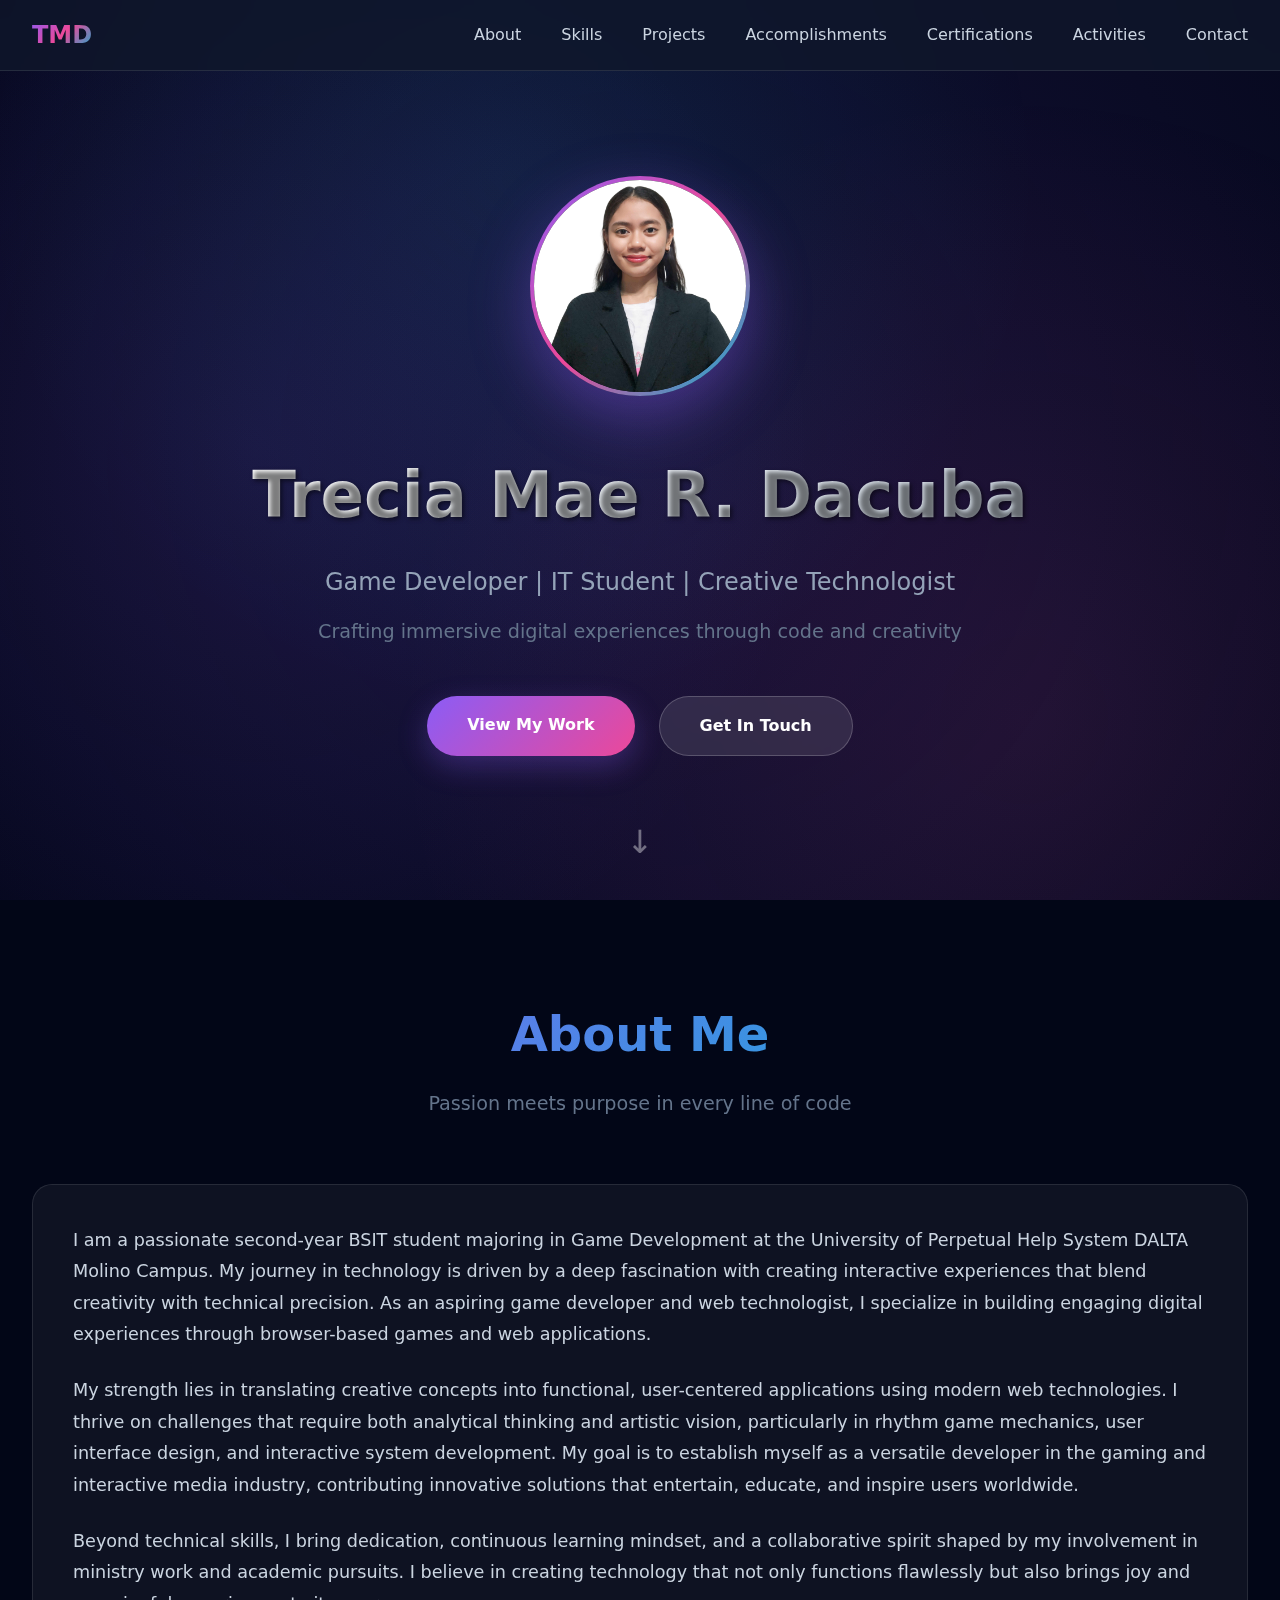
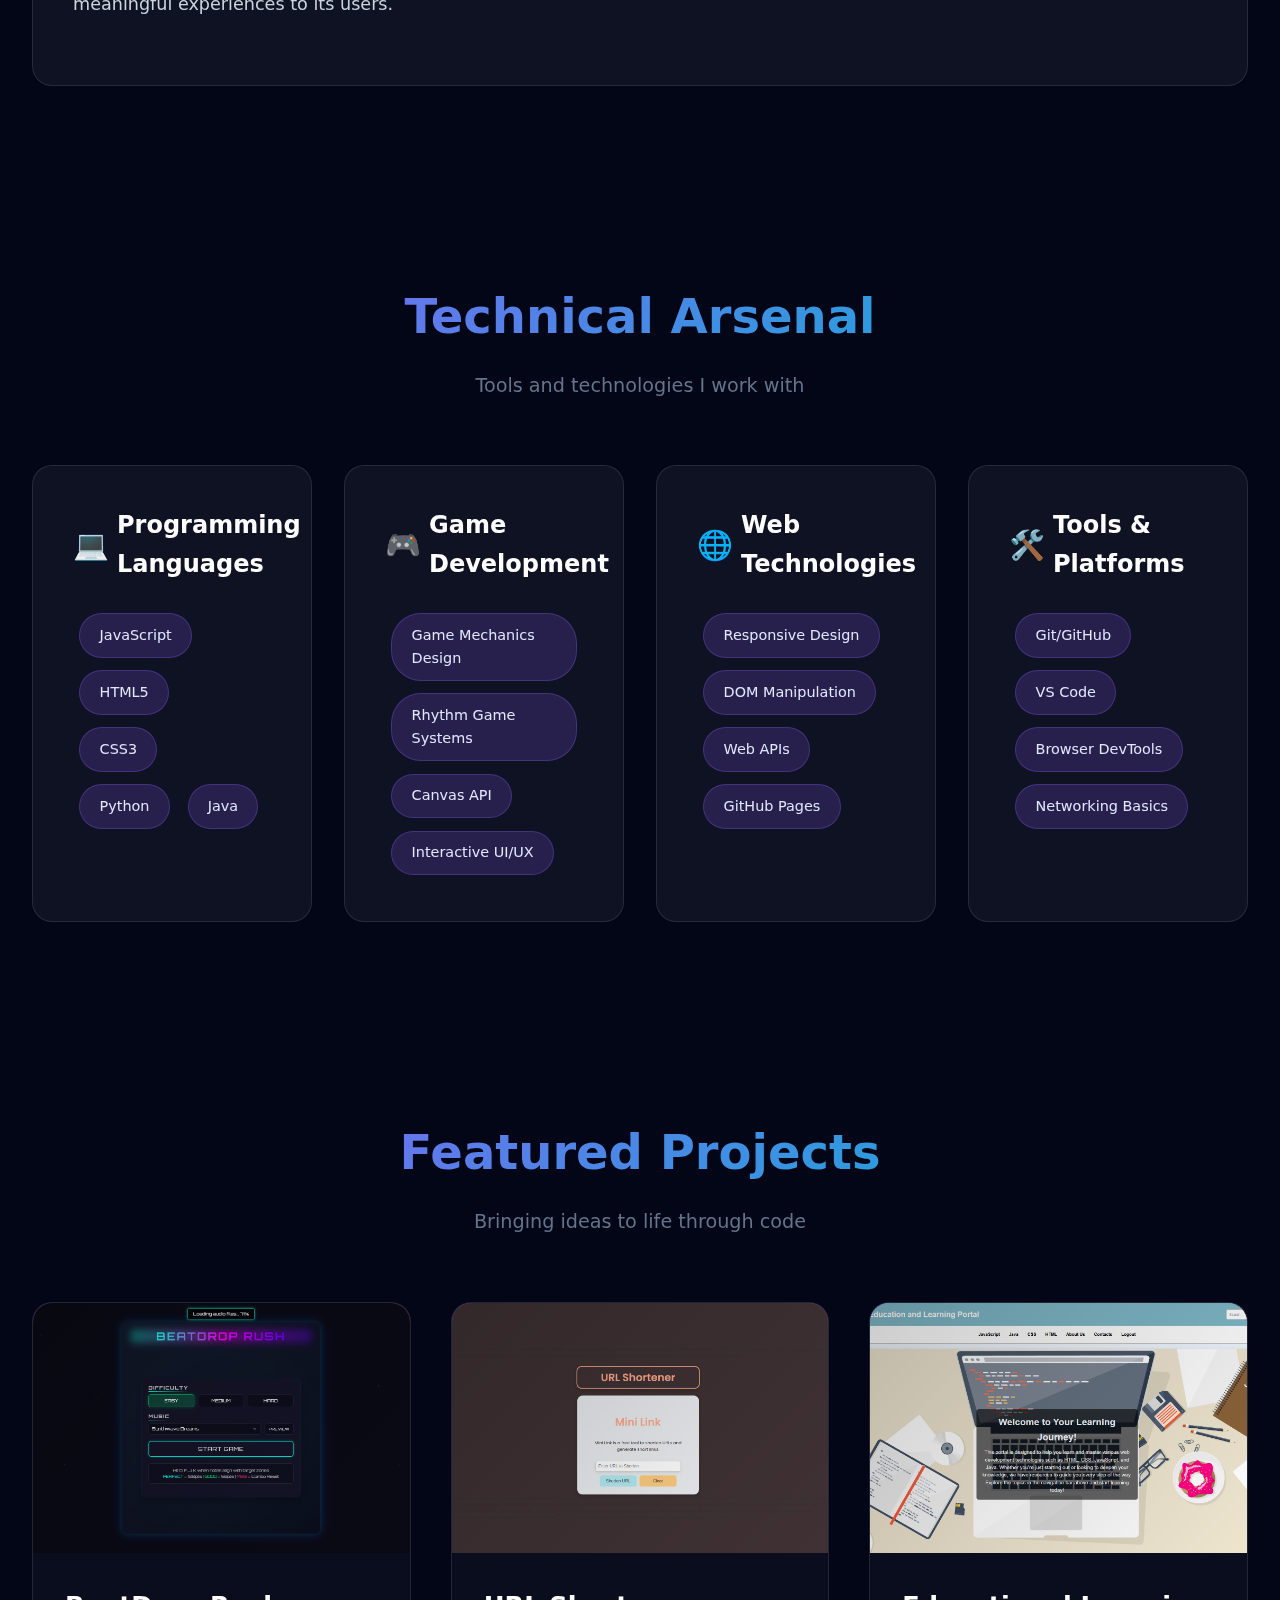
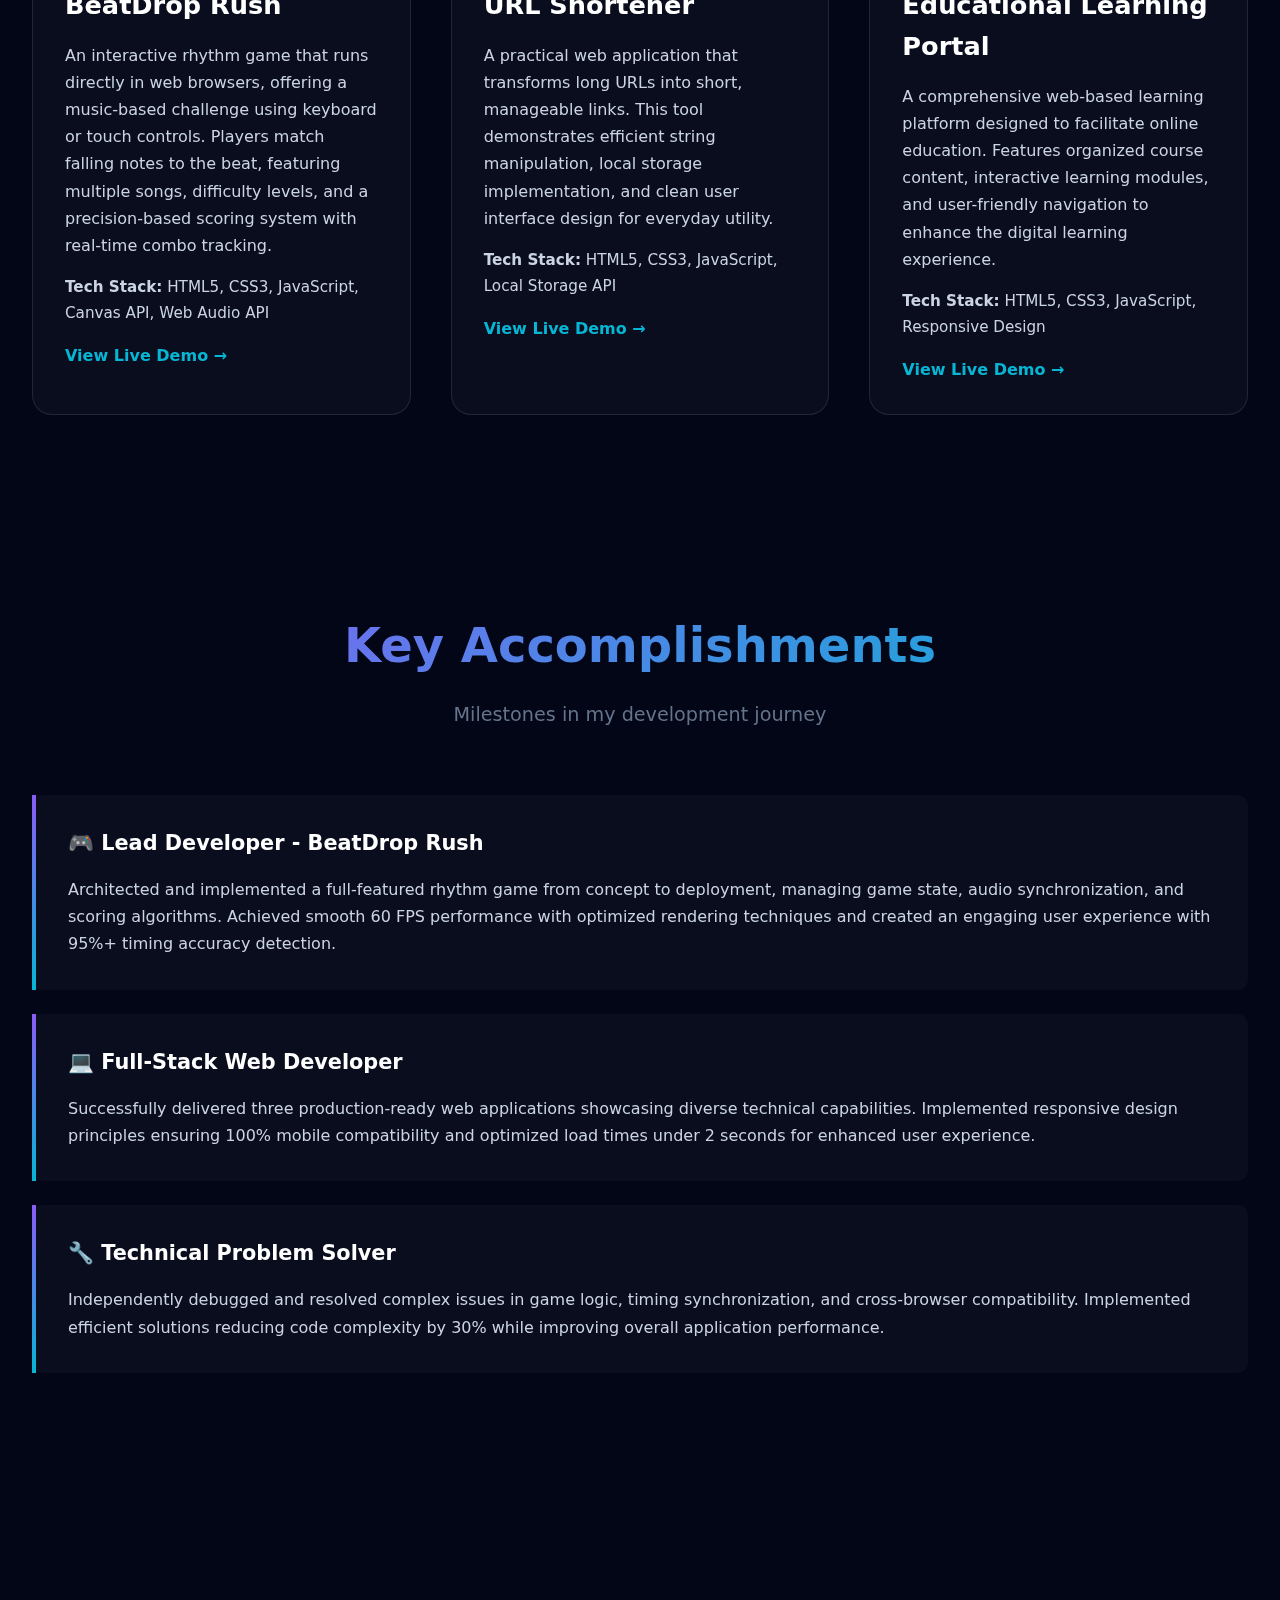
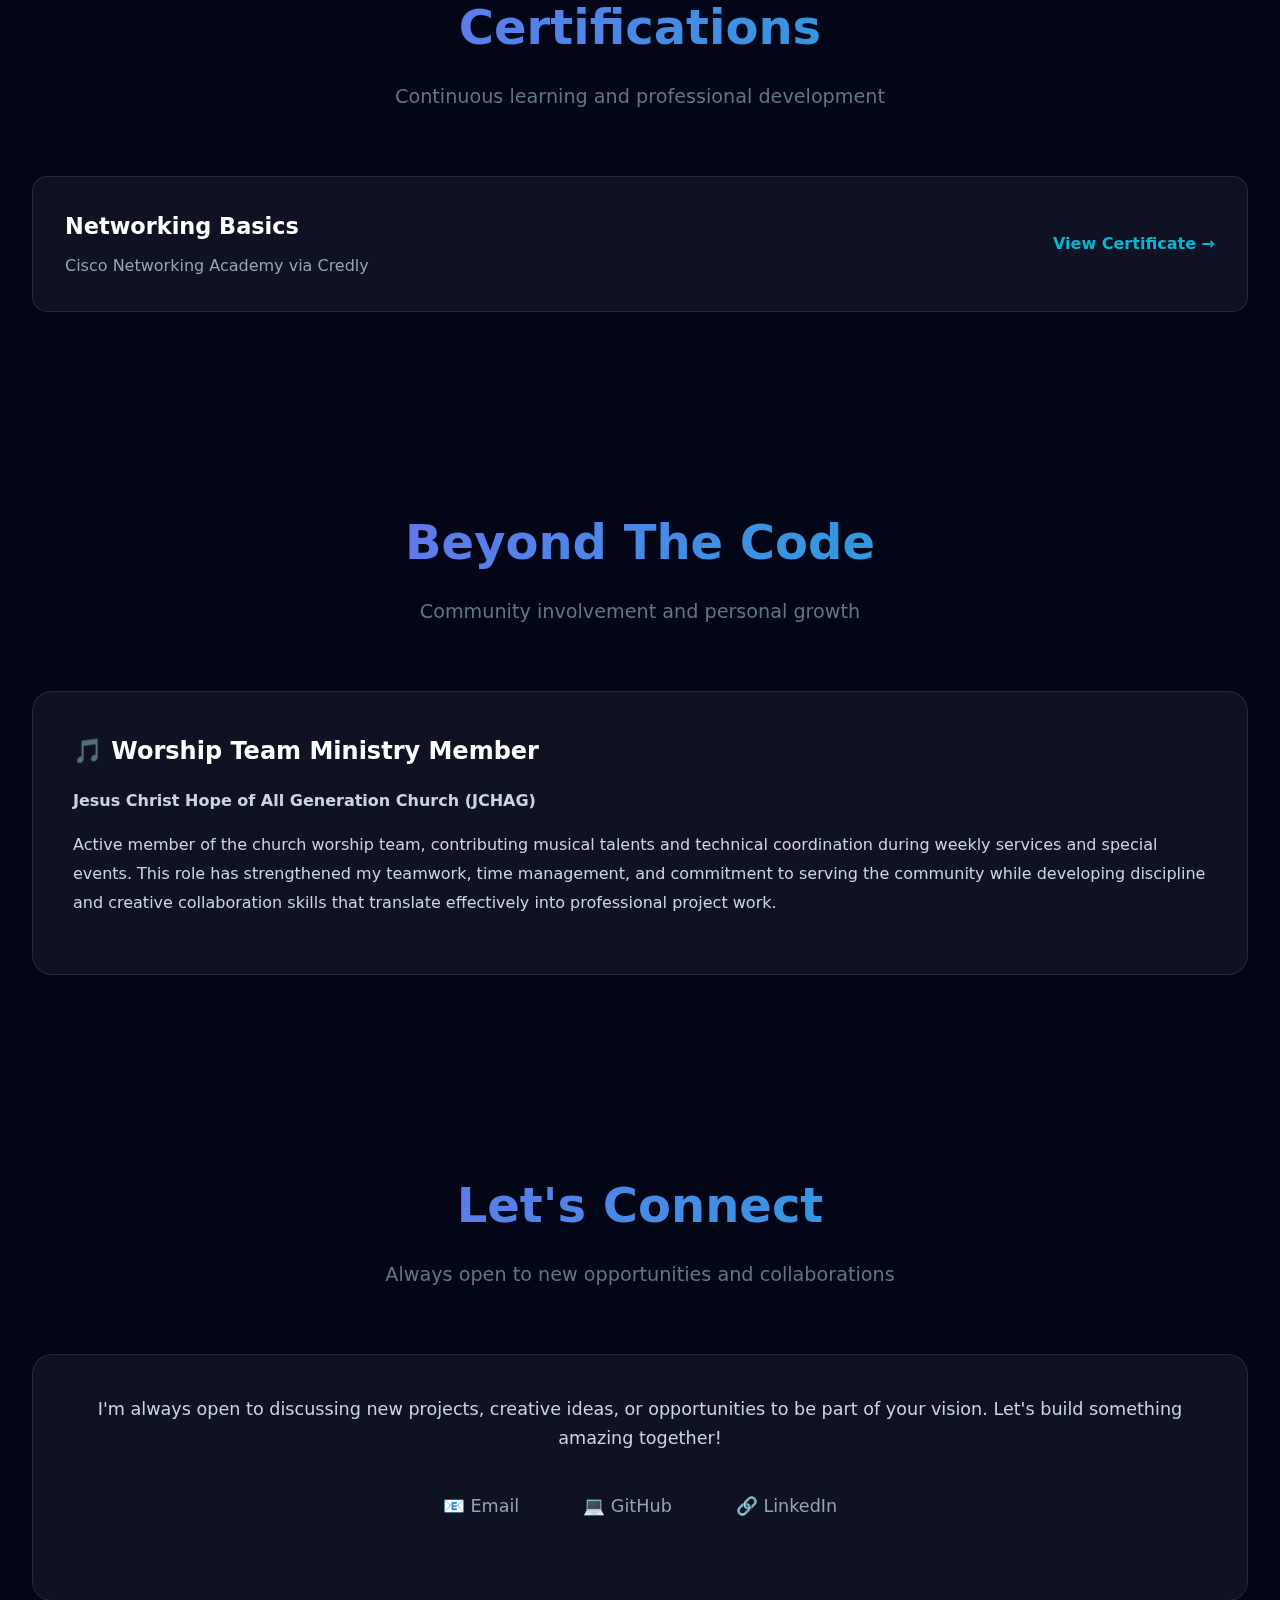
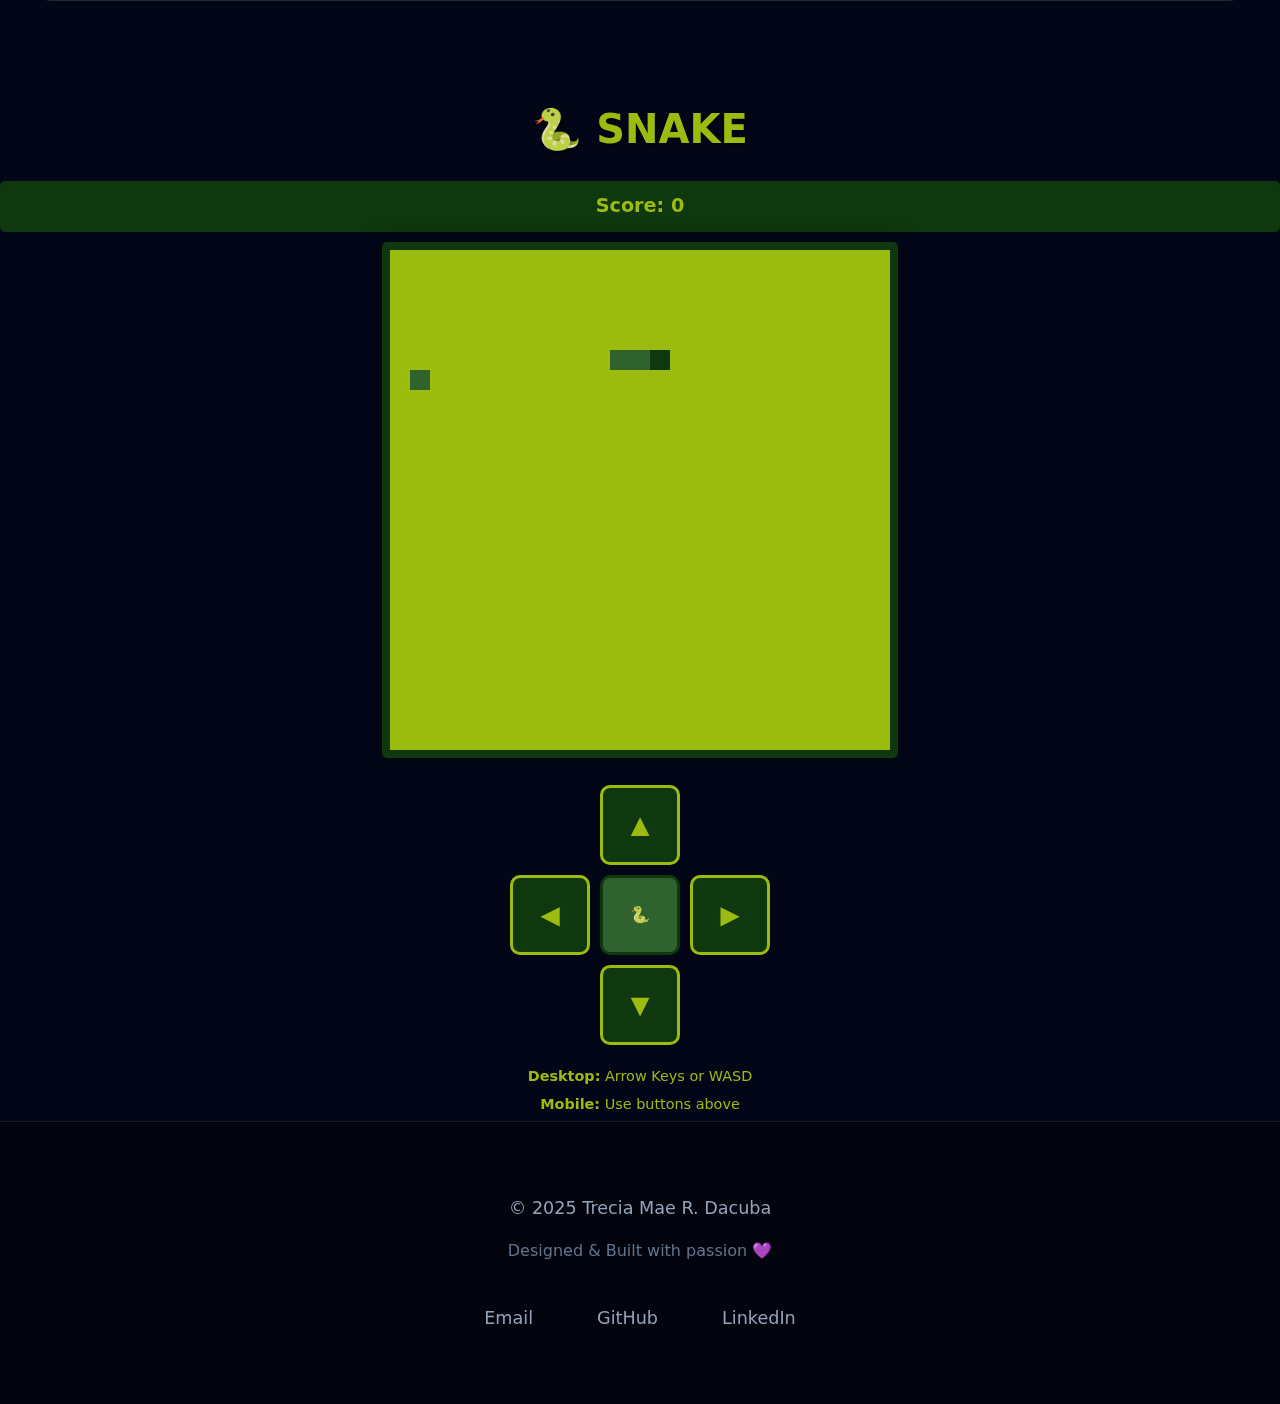
<file: index.html>
<!DOCTYPE html>
<html lang="en">
<head>
    <meta charset="UTF-8">
    <meta name="viewport" content="width=device-width, initial-scale=1.0">
    <link rel="stylesheet" href="assets/styles.css">
    <title>Trecia Mae Dacuba - Game Developer & IT Student</title>
</head>
<body>
    <header id="header">
        <nav>
            <div class="logo">TMD</div>
            <ul class="nav-links">
                <li><a href="#about">About</a></li>
                <li><a href="#skills">Skills</a></li>
                <li><a href="#projects">Projects</a></li>
                <li><a href="#accomplishments">Accomplishments</a></li>
                <li><a href="#certifications">Certifications</a></li>
                <li><a href="#activities">Activities</a></li>
                <li><a href="#contact">Contact</a></li>
            </ul>
        </nav>
    </header>

    <section class="hero">
        <div class="hero-content">
            <div class="profile-image">
                <img src="assets/profile.png" alt="Trecia Mae Dacuba" id="profileImg">
            </div>
            <h1>Trecia Mae R. Dacuba</h1>
            <p class="title">Game Developer | IT Student | Creative Technologist</p>
            <p class="tagline">Crafting immersive digital experiences through code and creativity</p>
            <div class="cta-buttons">
                <a href="#projects" class="cta-button cta-primary">View My Work</a>
                <a href="#contact" class="cta-button cta-secondary">Get In Touch</a>
            </div>
        </div>
        <div class="scroll-indicator"></div>
    </section>

    <section id="about">
        <div class="section-header">
            <h2>About Me</h2>
            <p class="section-subtitle">Passion meets purpose in every line of code</p>
        </div>
        <div class="glass-card about-content">
            <p>I am a passionate second-year BSIT student majoring in Game Development at the University of Perpetual Help System DALTA Molino Campus. My journey in technology is driven by a deep fascination with creating interactive experiences that blend creativity with technical precision. As an aspiring game developer and web technologist, I specialize in building engaging digital experiences through browser-based games and web applications.</p>
            <p>My strength lies in translating creative concepts into functional, user-centered applications using modern web technologies. I thrive on challenges that require both analytical thinking and artistic vision, particularly in rhythm game mechanics, user interface design, and interactive system development. My goal is to establish myself as a versatile developer in the gaming and interactive media industry, contributing innovative solutions that entertain, educate, and inspire users worldwide.</p>
            <p>Beyond technical skills, I bring dedication, continuous learning mindset, and a collaborative spirit shaped by my involvement in ministry work and academic pursuits. I believe in creating technology that not only functions flawlessly but also brings joy and meaningful experiences to its users.</p>
        </div>
    </section>

    <section id="skills">
        <div class="section-header">
            <h2>Technical Arsenal</h2>
            <p class="section-subtitle">Tools and technologies I work with</p>
        </div>
        <div class="skills-grid">
            <div class="glass-card skill-card">
                <h3><span class="skill-icon">💻</span> Programming Languages</h3>
                <div class="skill-tag">JavaScript</div>
                <div class="skill-tag">HTML5</div>
                <div class="skill-tag">CSS3</div>
                <div class="skill-tag">Python</div>
                <div class="skill-tag">Java</div>
            </div>
            <div class="glass-card skill-card">
                <h3><span class="skill-icon">🎮</span> Game Development</h3>
                <div class="skill-tag">Game Mechanics Design</div>
                <div class="skill-tag">Rhythm Game Systems</div>
                <div class="skill-tag">Canvas API</div>
                <div class="skill-tag">Interactive UI/UX</div>
            </div>
            <div class="glass-card skill-card">
                <h3><span class="skill-icon">🌐</span> Web Technologies</h3>
                <div class="skill-tag">Responsive Design</div>
                <div class="skill-tag">DOM Manipulation</div>
                <div class="skill-tag">Web APIs</div>
                <div class="skill-tag">GitHub Pages</div>
            </div>
            <div class="glass-card skill-card">
                <h3><span class="skill-icon">🛠️</span> Tools & Platforms</h3>
                <div class="skill-tag">Git/GitHub</div>
                <div class="skill-tag">VS Code</div>
                <div class="skill-tag">Browser DevTools</div>
                <div class="skill-tag">Networking Basics</div>
            </div>
        </div>
    </section>

    <section id="projects">
        <div class="section-header">
            <h2>Featured Projects</h2>
            <p class="section-subtitle">Bringing ideas to life through code</p>
        </div>
        <div class="projects-grid">
            <div class="project-card">
                <div class="project-image">
                    <img src="assets/beatdrop-rush.png" alt="BeatDrop Rush Screenshot" id="beatdropImg">
                </div>
                <div class="project-content">
                    <h3>BeatDrop Rush</h3>
                    <p>An interactive rhythm game that runs directly in web browsers, offering a music-based challenge using keyboard or touch controls. Players match falling notes to the beat, featuring multiple songs, difficulty levels, and a precision-based scoring system with real-time combo tracking.</p>
                    <p class="tech-stack"><strong>Tech Stack:</strong> HTML5, CSS3, JavaScript, Canvas API, Web Audio API</p>
                    <a href="https://trecia-dacuba.github.io/BeatDrop-Rush/" target="_blank" class="project-link">View Live Demo →</a>
                </div>
            </div>
            <div class="project-card">
                <div class="project-image">
                    <img src="assets/url-shortener.png" alt="URL Shortener Screenshot" id="urlImg">
                </div>
                <div class="project-content">
                    <h3>URL Shortener</h3>
                    <p>A practical web application that transforms long URLs into short, manageable links. This tool demonstrates efficient string manipulation, local storage implementation, and clean user interface design for everyday utility.</p>
                    <p class="tech-stack"><strong>Tech Stack:</strong> HTML5, CSS3, JavaScript, Local Storage API</p>
                    <a href="https://trecia-dacuba.github.io/URL-Shortener/" target="_blank" class="project-link">View Live Demo →</a>
                </div>
            </div>
            <div class="project-card">
                <div class="project-image">
                    <img src="assets/learning-portal.png" alt="Educational Learning Portal Screenshot" id="portalImg">
                </div>
                <div class="project-content">
                    <h3>Educational Learning Portal</h3>
                    <p>A comprehensive web-based learning platform designed to facilitate online education. Features organized course content, interactive learning modules, and user-friendly navigation to enhance the digital learning experience.</p>
                    <p class="tech-stack"><strong>Tech Stack:</strong> HTML5, CSS3, JavaScript, Responsive Design</p>
                    <a href="https://trecia-dacuba.github.io/Educational-Learning-Portal/" target="_blank" class="project-link">View Live Demo →</a>
                </div>
            </div>
        </div>
    </section>

    <section id="accomplishments">
        <div class="section-header">
            <h2>Key Accomplishments</h2>
            <p class="section-subtitle">Milestones in my development journey</p>
        </div>
        <div class="accomplishment">
            <h3>🎮 Lead Developer - BeatDrop Rush</h3>
            <p>Architected and implemented a full-featured rhythm game from concept to deployment, managing game state, audio synchronization, and scoring algorithms. Achieved smooth 60 FPS performance with optimized rendering techniques and created an engaging user experience with 95%+ timing accuracy detection.</p>
        </div>
        <div class="accomplishment">
            <h3>💻 Full-Stack Web Developer</h3>
            <p>Successfully delivered three production-ready web applications showcasing diverse technical capabilities. Implemented responsive design principles ensuring 100% mobile compatibility and optimized load times under 2 seconds for enhanced user experience.</p>
        </div>
        <div class="accomplishment">
            <h3>🔧 Technical Problem Solver</h3>
            <p>Independently debugged and resolved complex issues in game logic, timing synchronization, and cross-browser compatibility. Implemented efficient solutions reducing code complexity by 30% while improving overall application performance.</p>
        </div>
    </section>

    <section id="certifications">
        <div class="section-header">
            <h2>Certifications</h2>
            <p class="section-subtitle">Continuous learning and professional development</p>
        </div>
        <div class="cert-card">
            <div>
                <h3>Networking Basics</h3>
                <p>Cisco Networking Academy via Credly</p>
            </div>
            <a href="https://www.credly.com/users/trecia-mae-dacuba/badges" target="_blank" class="project-link">View Certificate →</a>
        </div>
    </section>

    <section id="activities">
        <div class="section-header">
            <h2>Beyond The Code</h2>
            <p class="section-subtitle">Community involvement and personal growth</p>
        </div>
        <div class="glass-card activity-card">
            <h3>🎵 Worship Team Ministry Member</h3>
            <p><strong>Jesus Christ Hope of All Generation Church (JCHAG)</strong></p>
            <p>Active member of the church worship team, contributing musical talents and technical coordination during weekly services and special events. This role has strengthened my teamwork, time management, and commitment to serving the community while developing discipline and creative collaboration skills that translate effectively into professional project work.</p>
        </div>
    </section>

    <section id="contact">
        <div class="section-header">
            <h2>Let's Connect</h2>
            <p class="section-subtitle">Always open to new opportunities and collaborations</p>
        </div>
        <div class="glass-card" style="text-align: center;">
            <p style="color: #cbd5e1; font-size: 1.1rem; margin-bottom: 2rem;">I'm always open to discussing new projects, creative ideas, or opportunities to be part of your vision. Let's build something amazing together!</p>
            <div class="social-links">
                <a href="mailto:treciamae.dacuba@gmail.com">📧 Email</a>
                <a href="https://github.com/Trecia-Dacuba" target="_blank">💻 GitHub</a>
                <a href="https://www.linkedin.com/in/trecia-mae-dacuba-a24077310/" target="_blank">🔗 LinkedIn</a>
            </div>
        </div>
    </section>

    <div class="game-container">
        <h1>🐍 SNAKE</h1>
        <div class="score-board">
            Score: <span id="score">0</span>
        </div>
        <div style="position: relative;">
            <canvas id="gameCanvas" width="500" height="500"></canvas>
            <div id="gameOverScreen">
                <h2>GAME OVER!</h2>
                <p>Final Score: <span id="finalScore">0</span></p>
                <button class="restart-btn" onclick="restartGame()">PLAY AGAIN</button>
            </div>
        </div>
        
        <!-- Mobile Control Buttons -->
        <div class="mobile-controls">
            <button class="control-btn up" id="btnUp">▲</button>
            <button class="control-btn left" id="btnLeft">◄</button>
            <div class="control-btn center">🐍</div>
            <button class="control-btn right" id="btnRight">►</button>
            <button class="control-btn down" id="btnDown">▼</button>
        </div>

        <div class="keyboard-controls">
            <p><strong>Desktop:</strong> Arrow Keys or WASD</p>
            <p><strong>Mobile:</strong> Use buttons above</p>
        </div>
    </div>

     <footer>
        <p style="font-size: 1.1rem; color: #94a3b8; margin-bottom: 1rem;">&copy; 2025 Trecia Mae R. Dacuba</p>
        <p>Designed & Built with passion 💜</p>
        <div class="social-links">
            <a href="mailto:treciamae.dacuba@gmail.com">Email</a>
            <a href="https://github.com/Trecia-Dacuba" target="_blank">GitHub</a>
            <a href="https://www.linkedin.com/in/trecia-mae-dacuba-a24077310/" target="_blank">LinkedIn</a>
        </div>
    </footer>
    <script src="assets/script.js"></script>
</body>
</html>
</file>
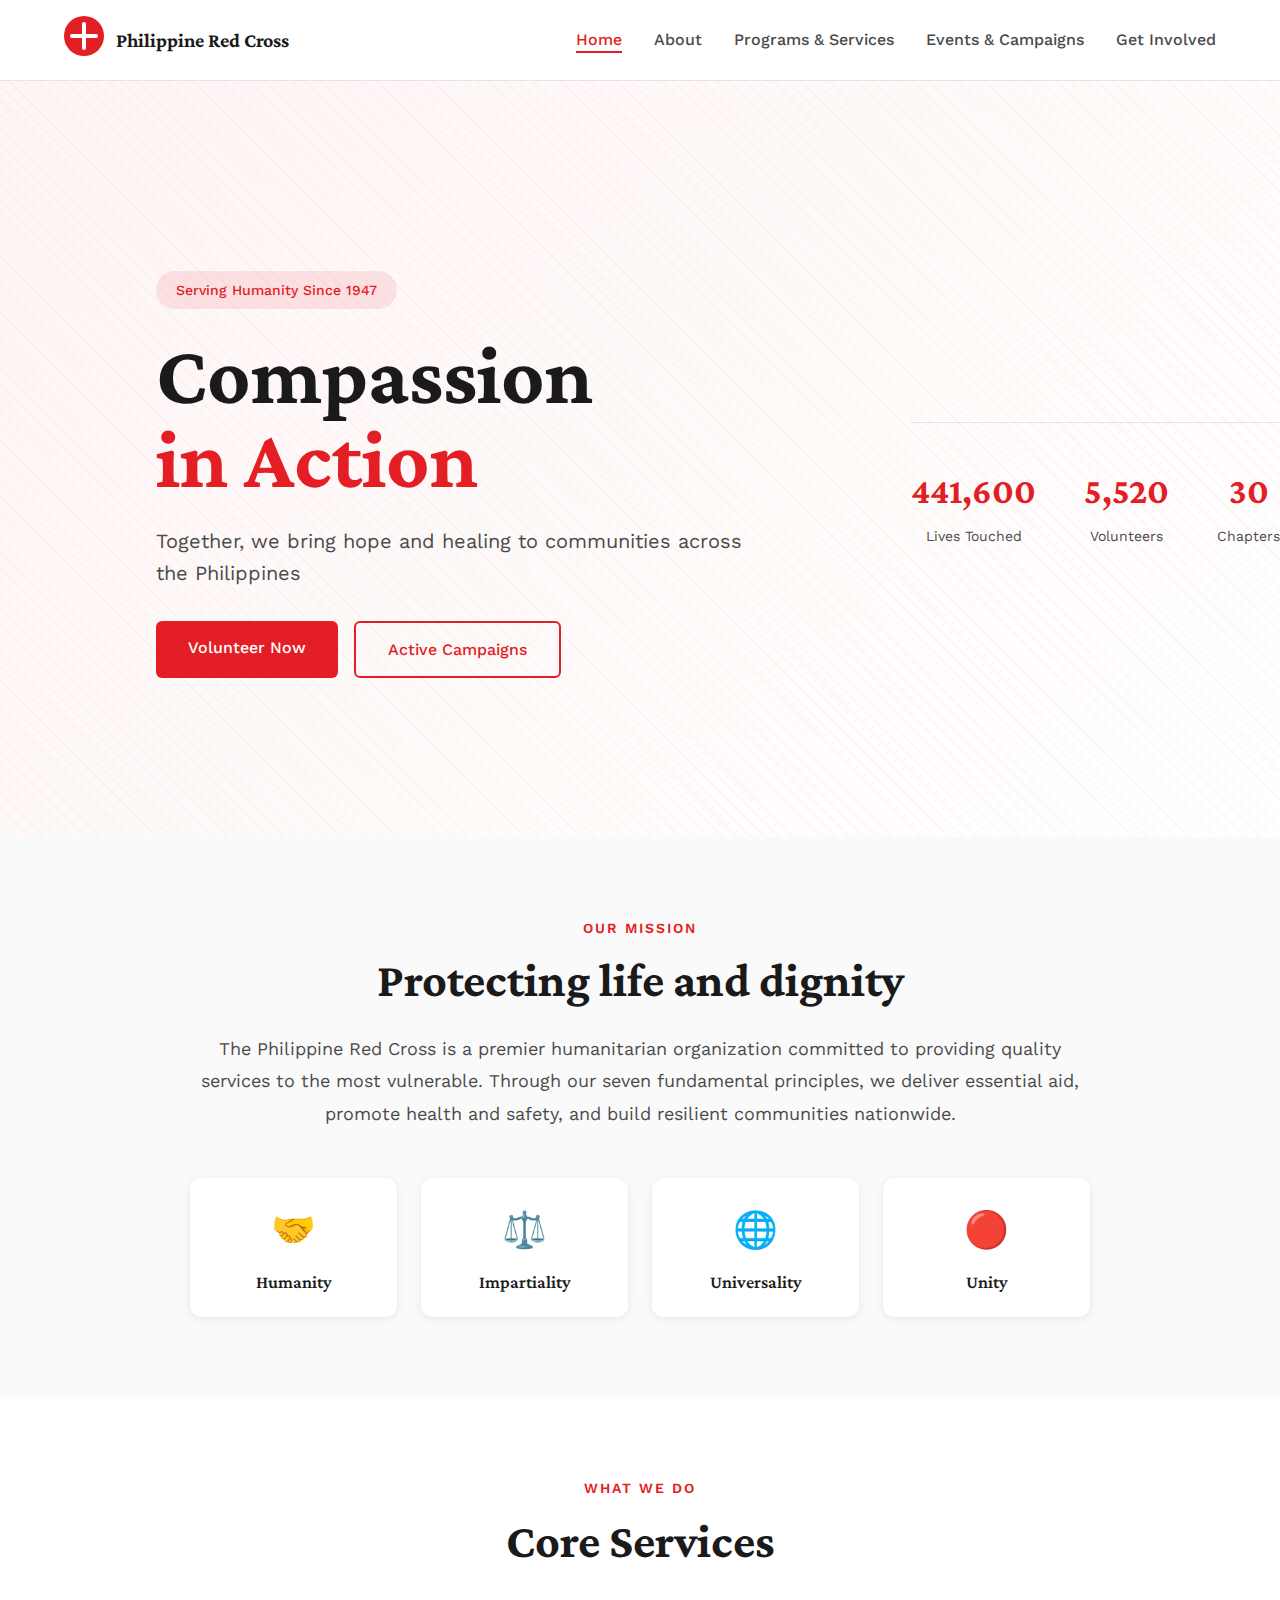
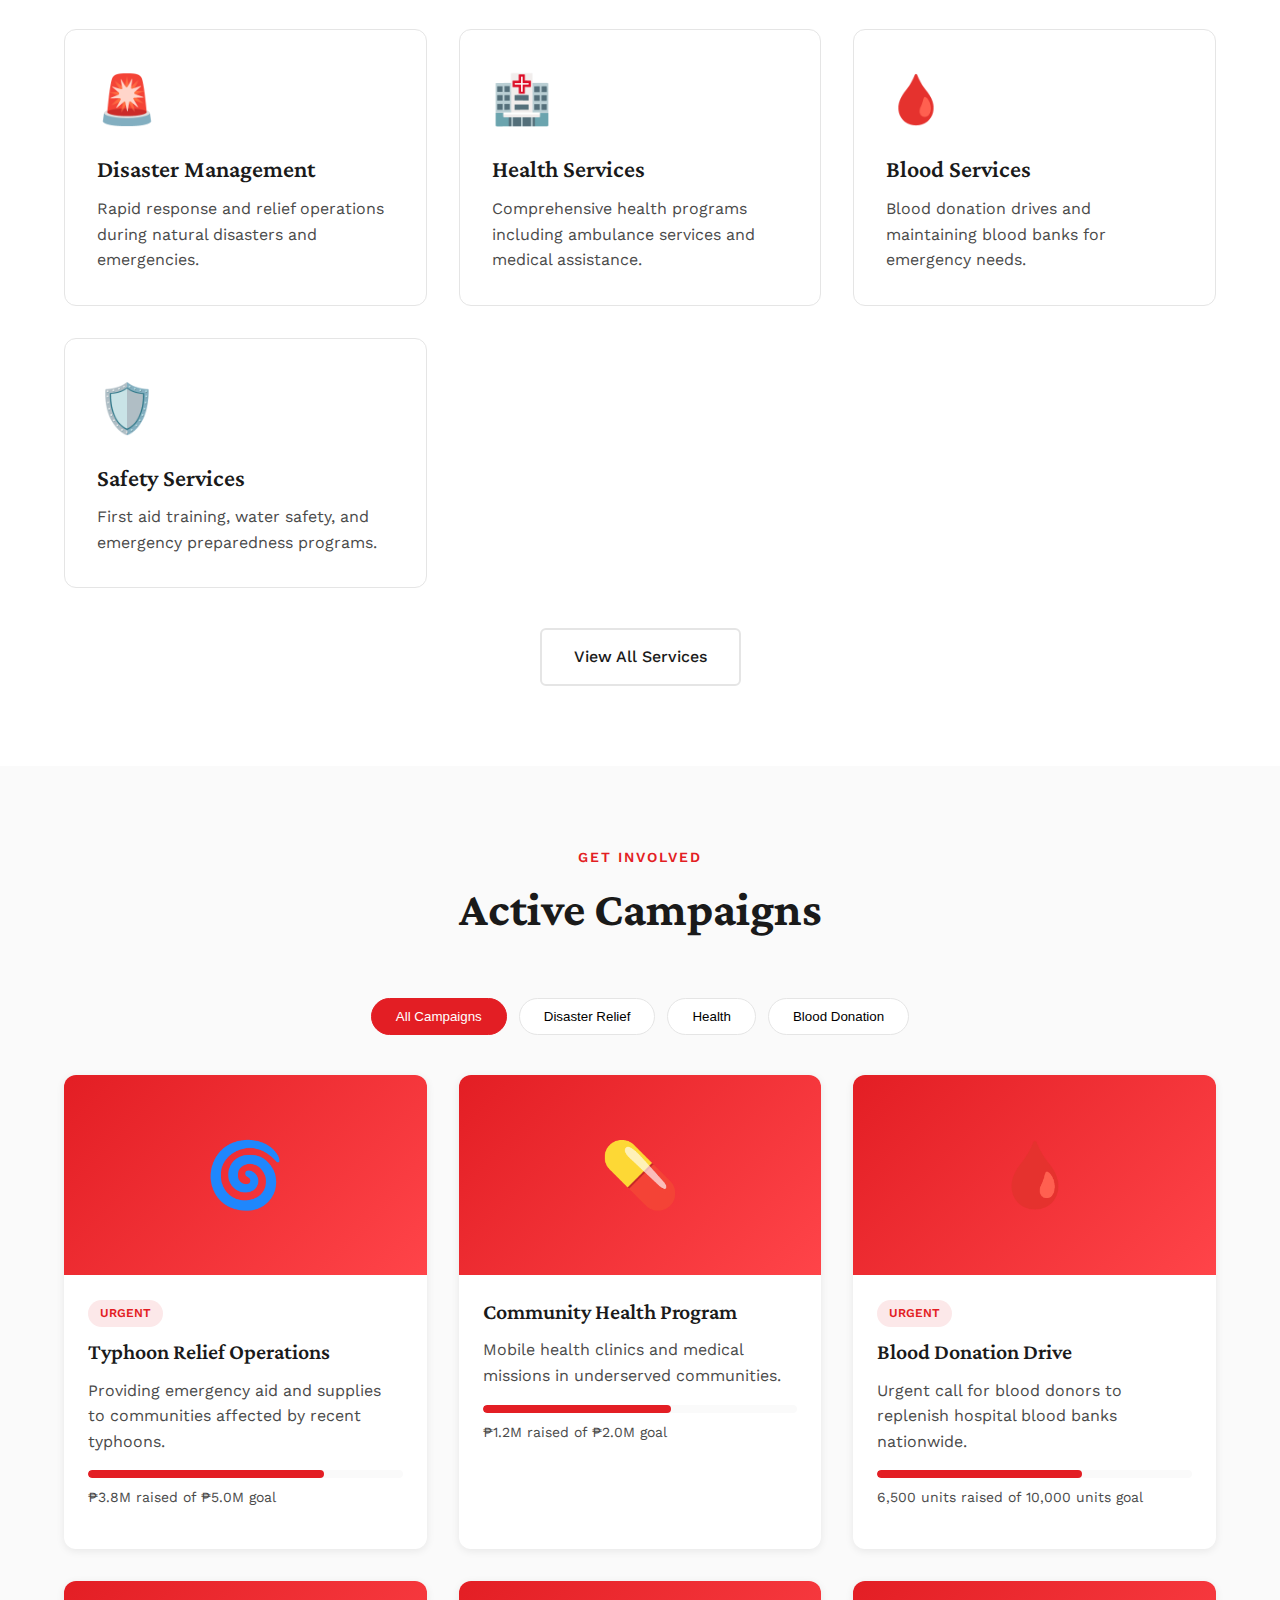
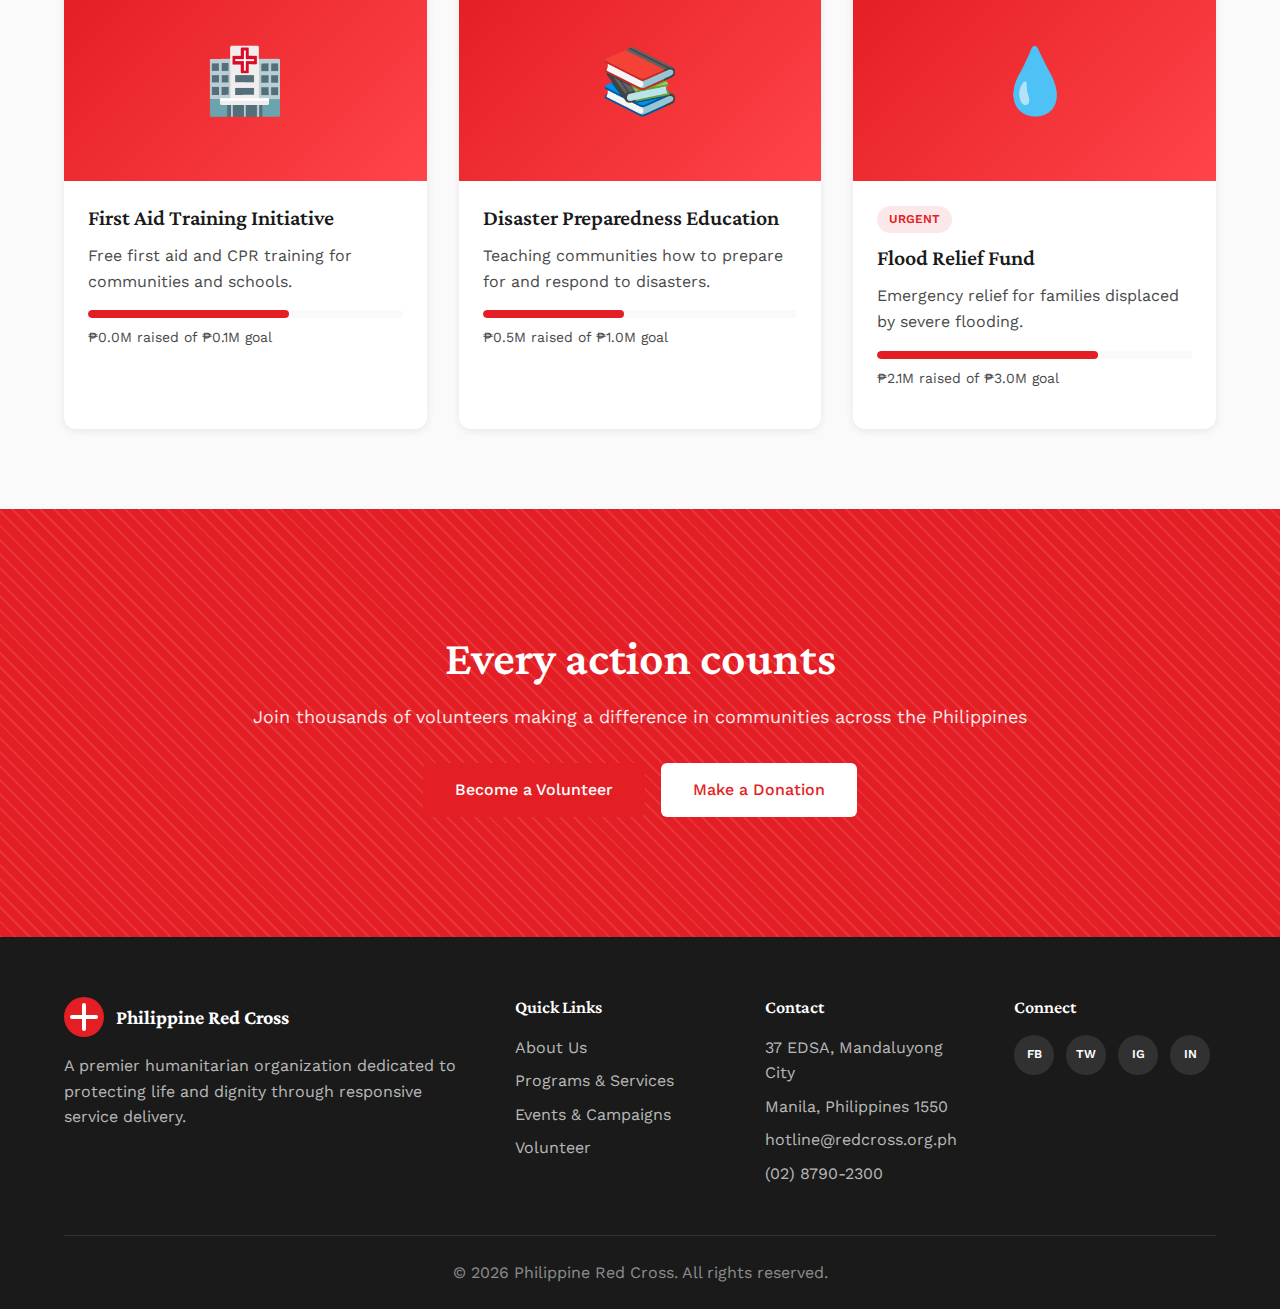
<file: PRELIM-EXAM/index.html>
<!DOCTYPE html>
<html lang="en">
<head>
    <meta charset="UTF-8">
    <meta name="viewport" content="width=device-width, initial-scale=1.0">
    <title>Philippine Red Cross - Humanitarian Services</title>
    <link rel="stylesheet" href="assets/css/styles.css">
    <link rel="preconnect" href="https://fonts.googleapis.com">
    <link rel="preconnect" href="https://fonts.gstatic.com" crossorigin>
    <link href="https://fonts.googleapis.com/css2?family=Crimson+Pro:wght@400;600;700&family=Work+Sans:wght@300;400;500;600&display=swap" rel="stylesheet">
</head>
<body>
    <!-- Navigation -->
    <nav class="navbar" id="navbar">
        <div class="nav-container">
            <div class="logo">
                <div class="logo-icon">
                    <svg width="40" height="40" viewBox="0 0 40 40" fill="none">
                        <rect width="40" height="40" rx="20" fill="#E31E24"/>
                        <path d="M20 8L20 32M8 20L32 20" stroke="white" stroke-width="4" stroke-linecap="round"/>
                    </svg>
                </div>
                <span class="logo-text">Philippine Red Cross</span>
            </div>
            <button class="mobile-toggle" id="mobileToggle">
                <span></span>
                <span></span>
                <span></span>
            </button>
            <ul class="nav-menu" id="navMenu">
                <li><a href="index.html" class="active">Home</a></li>
                <li><a href="about.html">About</a></li>
                <li><a href="services.html">Programs & Services</a></li>
                <li><a href="events.html">Events & Campaigns</a></li>
                <li><a href="volunteer.html">Get Involved</a></li>
            </ul>
        </div>
    </nav>

    <!-- Hero Section -->
    <section class="hero">
        <div class="hero-background"></div>
        <div class="hero-content">
            <div class="hero-badge">Serving Humanity Since 1947</div>
            <h1 class="hero-title">
                <span class="hero-line">Compassion</span>
                <span class="hero-line">in Action</span>
            </h1>
            <p class="hero-subtitle">Together, we bring hope and healing to communities across the Philippines</p>
            <div class="hero-buttons">
                <a href="volunteer.html" class="btn btn-primary">Volunteer Now</a>
                <a href="#campaigns" class="btn btn-secondary">Active Campaigns</a>
            </div>
        </div>
        <div class="hero-stats">
            <div class="stat-item">
                <div class="stat-number" data-target="1200000">0</div>
                <div class="stat-label">Lives Touched</div>
            </div>
            <div class="stat-item">
                <div class="stat-number" data-target="15000">0</div>
                <div class="stat-label">Volunteers</div>
            </div>
            <div class="stat-item">
                <div class="stat-number" data-target="82">0</div>
                <div class="stat-label">Chapters</div>
            </div>
        </div>
    </section>

    <!-- Mission Statement -->
    <section class="mission">
        <div class="container">
            <div class="mission-content">
                <div class="section-tag">Our Mission</div>
                <h2 class="section-title">Protecting life and dignity</h2>
                <p class="mission-text">The Philippine Red Cross is a premier humanitarian organization committed to providing quality services to the most vulnerable. Through our seven fundamental principles, we deliver essential aid, promote health and safety, and build resilient communities nationwide.</p>
                <div class="principles-grid">
                    <div class="principle-card">
                        <div class="principle-icon">🤝</div>
                        <h3>Humanity</h3>
                    </div>
                    <div class="principle-card">
                        <div class="principle-icon">⚖️</div>
                        <h3>Impartiality</h3>
                    </div>
                    <div class="principle-card">
                        <div class="principle-icon">🌐</div>
                        <h3>Universality</h3>
                    </div>
                    <div class="principle-card">
                        <div class="principle-icon">🔴</div>
                        <h3>Unity</h3>
                    </div>
                </div>
            </div>
        </div>
    </section>

    <!-- Services Preview -->
    <section class="services-preview">
        <div class="container">
            <div class="section-header">
                <div class="section-tag">What We Do</div>
                <h2 class="section-title">Core Services</h2>
            </div>
            <div class="services-grid" id="servicesGrid">
                <!-- Services will be populated by JavaScript -->
            </div>
            <div class="section-footer">
                <a href="services.html" class="btn btn-outline">View All Services</a>
            </div>
        </div>
    </section>

    <!-- Active Campaigns -->
    <section class="campaigns" id="campaigns">
        <div class="container">
            <div class="section-header">
                <div class="section-tag">Get Involved</div>
                <h2 class="section-title">Active Campaigns</h2>
            </div>
            <div class="campaign-filter">
                <button class="filter-btn active" data-filter="all">All Campaigns</button>
                <button class="filter-btn" data-filter="disaster">Disaster Relief</button>
                <button class="filter-btn" data-filter="health">Health</button>
                <button class="filter-btn" data-filter="blood">Blood Donation</button>
            </div>
            <div class="campaigns-grid" id="campaignsGrid">
                <!-- Campaigns will be populated by JavaScript -->
            </div>
        </div>
    </section>

    <!-- Call to Action -->
    <section class="cta">
        <div class="cta-background"></div>
        <div class="container">
            <div class="cta-content">
                <h2 class="cta-title">Every action counts</h2>
                <p class="cta-text">Join thousands of volunteers making a difference in communities across the Philippines</p>
                <div class="cta-buttons">
                    <a href="volunteer.html" class="btn btn-primary">Become a Volunteer</a>
                    <a href="volunteer.html#donate" class="btn btn-white">Make a Donation</a>
                </div>
            </div>
        </div>
    </section>

    <!-- Footer -->
    <footer class="footer">
        <div class="container">
            <div class="footer-grid">
                <div class="footer-col">
                    <div class="footer-logo">
                        <svg width="40" height="40" viewBox="0 0 40 40" fill="none">
                            <rect width="40" height="40" rx="20" fill="#E31E24"/>
                            <path d="M20 8L20 32M8 20L32 20" stroke="white" stroke-width="4" stroke-linecap="round"/>
                        </svg>
                        <span>Philippine Red Cross</span>
                    </div>
                    <p class="footer-description">A premier humanitarian organization dedicated to protecting life and dignity through responsive service delivery.</p>
                </div>
                <div class="footer-col">
                    <h4>Quick Links</h4>
                    <ul class="footer-links">
                        <li><a href="about.html">About Us</a></li>
                        <li><a href="services.html">Programs & Services</a></li>
                        <li><a href="events.html">Events & Campaigns</a></li>
                        <li><a href="volunteer.html">Volunteer</a></li>
                    </ul>
                </div>
                <div class="footer-col">
                    <h4>Contact</h4>
                    <ul class="footer-contact">
                        <li>37 EDSA, Mandaluyong City</li>
                        <li>Manila, Philippines 1550</li>
                        <li>hotline@redcross.org.ph</li>
                        <li>(02) 8790-2300</li>
                    </ul>
                </div>
                <div class="footer-col">
                    <h4>Connect</h4>
                    <div class="social-links">
                        <a href="https://www.facebook.com/phredcross" aria-label="Facebook">FB</a>
                        <a href="https://twitter.com/philredcross" aria-label="Twitter">TW</a>
                        <a href="https://www.instagram.com/philredcross/" aria-label="Instagram">IG</a>
                        <a href="http://www.linkedin.com/company/1089054" aria-label="LinkedIn">IN</a>
                    </div>
                </div>
            </div>
            <div class="footer-bottom">
                <p>&copy; 2026 Philippine Red Cross. All rights reserved.</p>
            </div>
        </div>
    </footer>

    <!-- Modal for Campaign Details -->
    <div class="modal" id="campaignModal">
        <div class="modal-overlay" id="modalOverlay"></div>
        <div class="modal-content">
            <button class="modal-close" id="modalClose">&times;</button>
            <div id="modalBody">
                <!-- Campaign details will be inserted here -->
            </div>
        </div>
    </div>

    <script src="assets/js/main.js"></script>
    <script src="assets/js/home.js"></script>
</body>
</html>
</file>
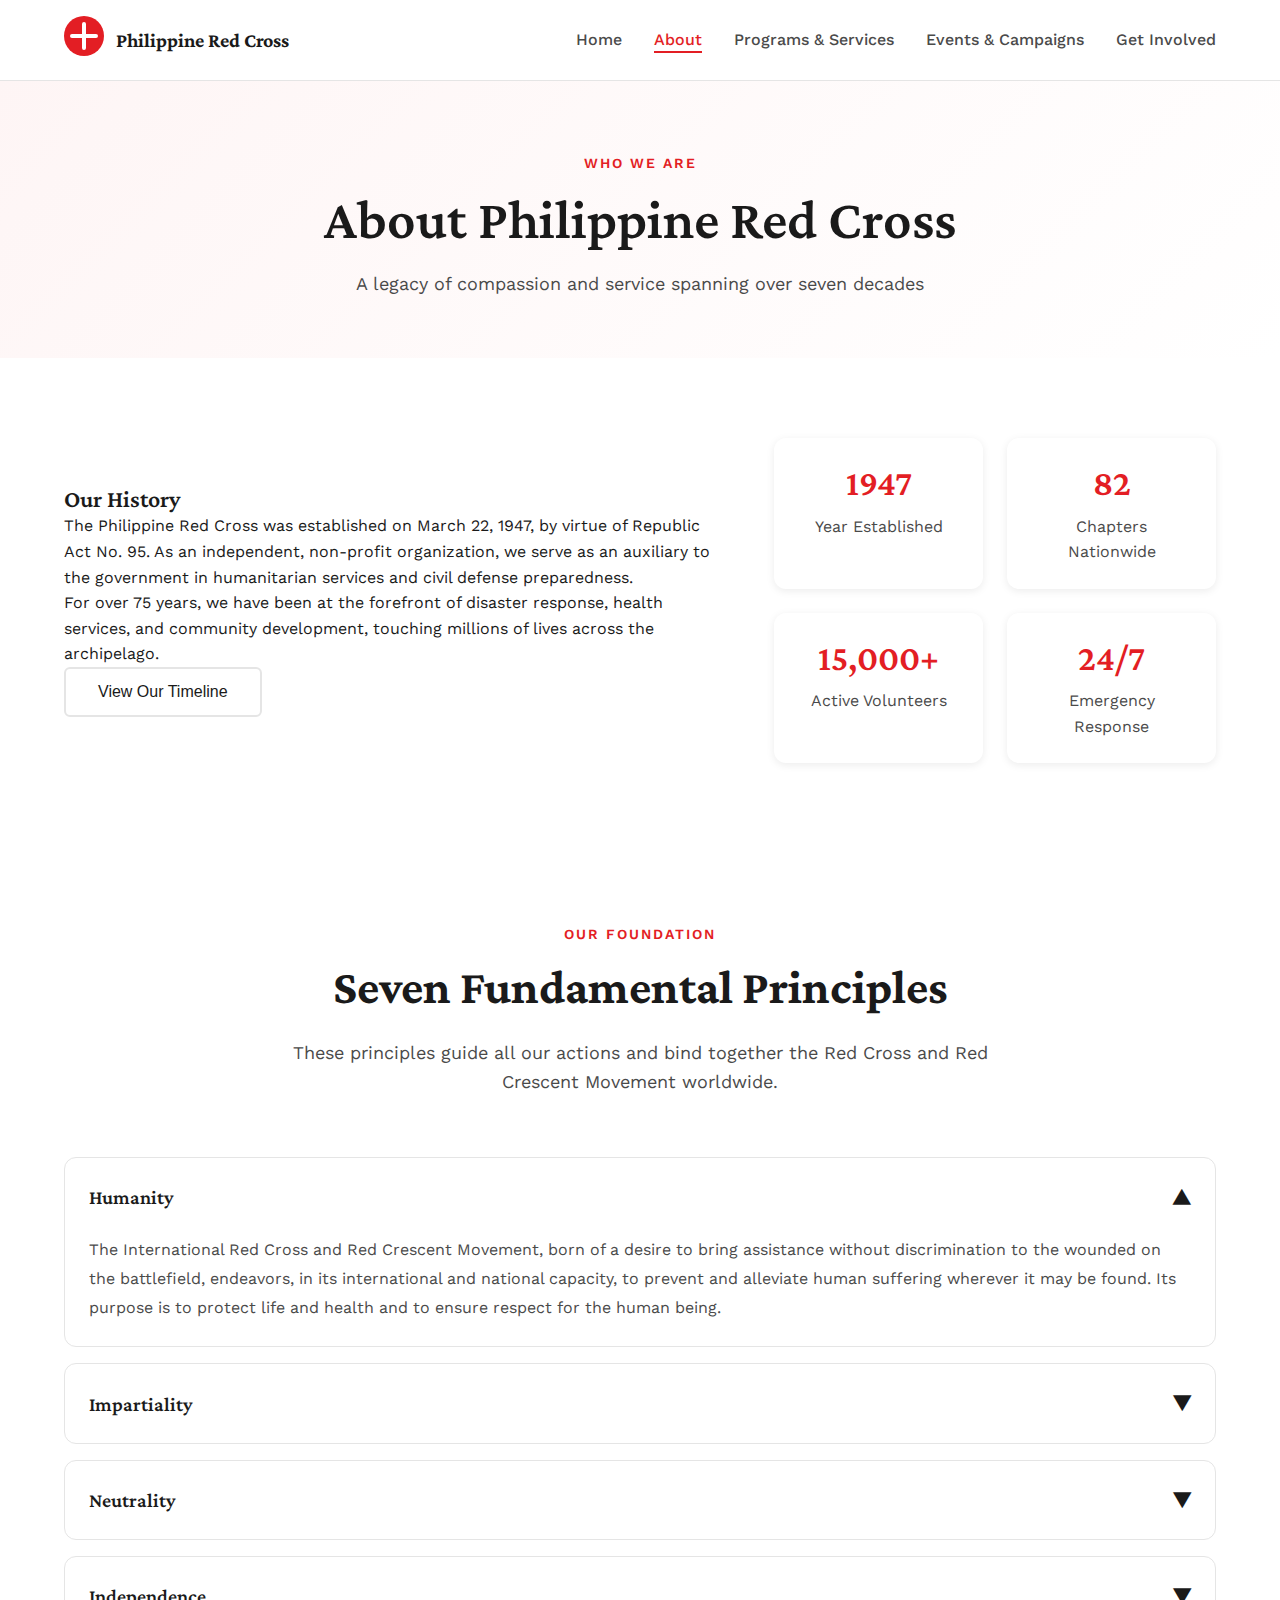
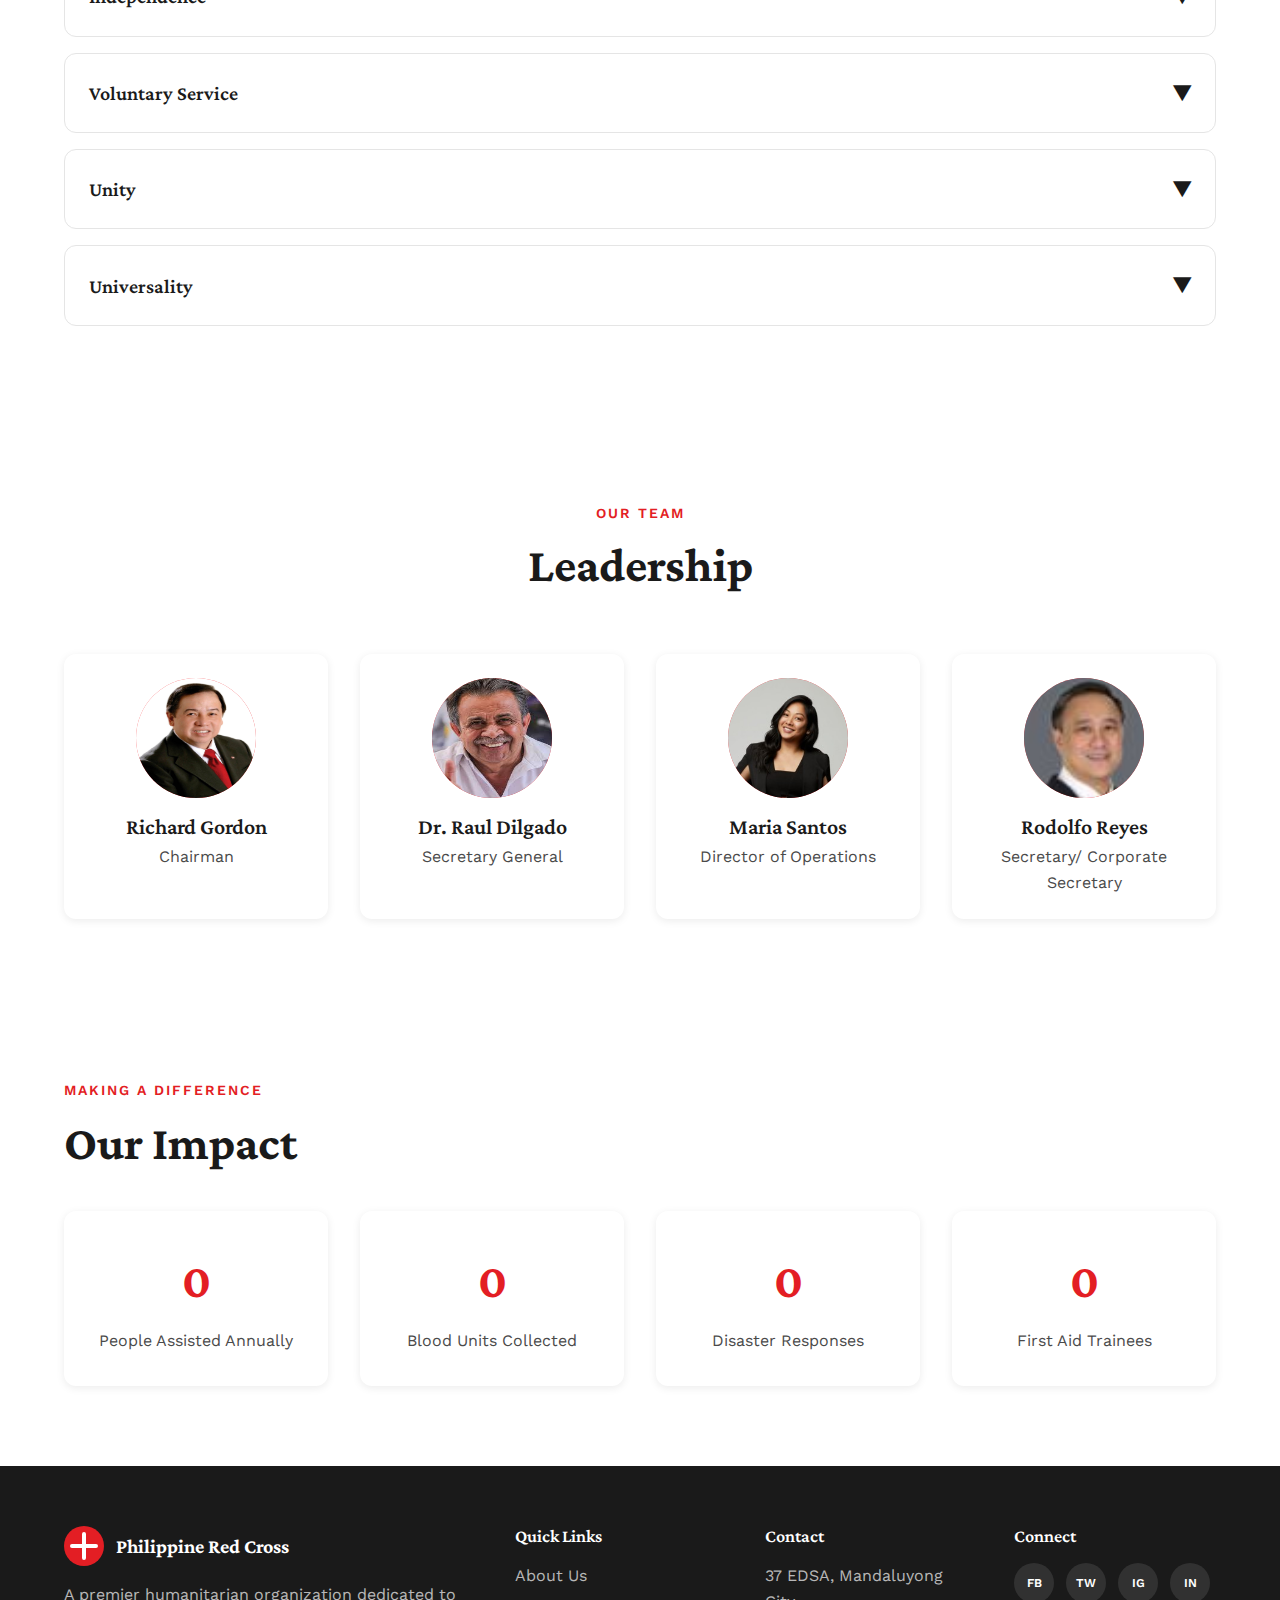
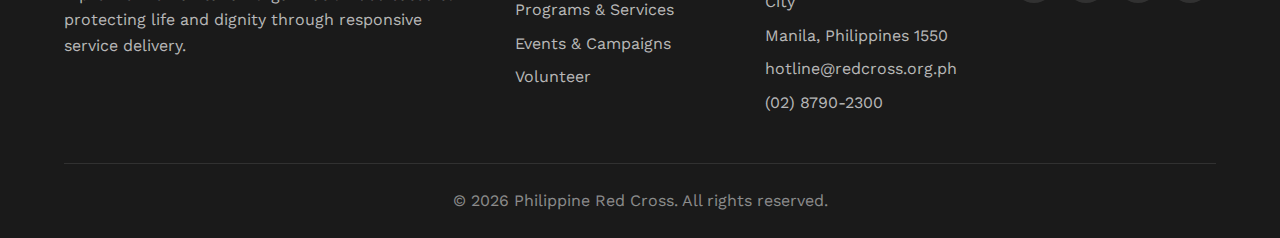
<file: PRELIM-EXAM/about.html>
<!DOCTYPE html>
<html lang="en">
<head>
    <meta charset="UTF-8">
    <meta name="viewport" content="width=device-width, initial-scale=1.0">
    <title>About Us - Philippine Red Cross</title>
    <link rel="stylesheet" href="assets/css/styles.css">
    <link rel="preconnect" href="https://fonts.googleapis.com">
    <link rel="preconnect" href="https://fonts.gstatic.com" crossorigin>
    <link href="https://fonts.googleapis.com/css2?family=Crimson+Pro:wght@400;600;700&family=Work+Sans:wght@300;400;500;600&display=swap" rel="stylesheet">
</head>
<body>
    <!-- Navigation -->
    <nav class="navbar" id="navbar">
        <div class="nav-container">
            <div class="logo">
                <div class="logo-icon">
                    <svg width="40" height="40" viewBox="0 0 40 40" fill="none">
                        <rect width="40" height="40" rx="20" fill="#E31E24"/>
                        <path d="M20 8L20 32M8 20L32 20" stroke="white" stroke-width="4" stroke-linecap="round"/>
                    </svg>
                </div>
                <span class="logo-text">Philippine Red Cross</span>
            </div>
            <button class="mobile-toggle" id="mobileToggle">
                <span></span>
                <span></span>
                <span></span>
            </button>
            <ul class="nav-menu" id="navMenu">
                <li><a href="index.html">Home</a></li>
                <li><a href="about.html" class="active">About</a></li>
                <li><a href="services.html">Programs & Services</a></li>
                <li><a href="events.html">Events & Campaigns</a></li>
                <li><a href="volunteer.html">Get Involved</a></li>
            </ul>
        </div>
    </nav>

    <!-- Page Header -->
    <section class="page-header">
        <div class="container">
            <div class="page-header-content">
                <div class="section-tag">Who We Are</div>
                <h1 class="page-title">About Philippine Red Cross</h1>
                <p class="page-subtitle">A legacy of compassion and service spanning over seven decades</p>
            </div>
        </div>
    </section>

    <!-- History Section -->
    <section class="history-section">
        <div class="container">
            <div class="history-grid">
                <div class="history-content">
                    <h2>Our History</h2>
                    <p>The Philippine Red Cross was established on March 22, 1947, by virtue of Republic Act No. 95. As an independent, non-profit organization, we serve as an auxiliary to the government in humanitarian services and civil defense preparedness.</p>
                    <p>For over 75 years, we have been at the forefront of disaster response, health services, and community development, touching millions of lives across the archipelago.</p>
                    <div class="timeline-toggle">
                        <button class="btn btn-outline" id="timelineToggle">View Our Timeline</button>
                    </div>
                </div>
                <div class="history-stats">
                    <div class="stat-card">
                        <h3>1947</h3>
                        <p>Year Established</p>
                    </div>
                    <div class="stat-card">
                        <h3>82</h3>
                        <p>Chapters Nationwide</p>
                    </div>
                    <div class="stat-card">
                        <h3>15,000+</h3>
                        <p>Active Volunteers</p>
                    </div>
                    <div class="stat-card">
                        <h3>24/7</h3>
                        <p>Emergency Response</p>
                    </div>
                </div>
            </div>
        </div>
    </section>

    <!-- Timeline Section (Hidden by default) -->
    <section class="timeline-section" id="timelineSection" style="display: none;">
        <div class="container">
            <h2 class="section-title">Our Journey</h2>
            <div class="timeline" id="timeline">
                <!-- Timeline items will be populated by JavaScript -->
            </div>
        </div>
    </section>

    <!-- Principles Section -->
    <section class="principles-section">
        <div class="container">
            <div class="section-header">
                <div class="section-tag">Our Foundation</div>
                <h2 class="section-title">Seven Fundamental Principles</h2>
                <p class="section-description">These principles guide all our actions and bind together the Red Cross and Red Crescent Movement worldwide.</p>
            </div>
            <div class="principles-accordion" id="principlesAccordion">
                <!-- Accordion items will be populated by JavaScript -->
            </div>
        </div>
    </section>

    <!-- Leadership Section -->
    <section class="leadership-section">
        <div class="container">
            <div class="section-header">
                <div class="section-tag">Our Team</div>
                <h2 class="section-title">Leadership</h2>
            </div>
            <div class="leadership-grid" id="leadershipGrid">
                <!-- Leadership cards will be populated by JavaScript -->
            </div>
        </div>
    </section>

    <!-- Impact Section -->
    <section class="impact-section">
        <div class="container">
            <div class="impact-content">
                <div class="section-tag">Making a Difference</div>
                <h2 class="section-title">Our Impact</h2>
                <div class="impact-grid">
                    <div class="impact-card">
                        <div class="impact-number" data-target="1200000">0</div>
                        <p>People Assisted Annually</p>
                    </div>
                    <div class="impact-card">
                        <div class="impact-number" data-target="350000">0</div>
                        <p>Blood Units Collected</p>
                    </div>
                    <div class="impact-card">
                        <div class="impact-number" data-target="500">0</div>
                        <p>Disaster Responses</p>
                    </div>
                    <div class="impact-card">
                        <div class="impact-number" data-target="75000">0</div>
                        <p>First Aid Trainees</p>
                    </div>
                </div>
            </div>
        </div>
    </section>

    <!-- Footer -->
    <footer class="footer">
        <div class="container">
            <div class="footer-grid">
                <div class="footer-col">
                    <div class="footer-logo">
                        <svg width="40" height="40" viewBox="0 0 40 40" fill="none">
                            <rect width="40" height="40" rx="20" fill="#E31E24"/>
                            <path d="M20 8L20 32M8 20L32 20" stroke="white" stroke-width="4" stroke-linecap="round"/>
                        </svg>
                        <span>Philippine Red Cross</span>
                    </div>
                    <p class="footer-description">A premier humanitarian organization dedicated to protecting life and dignity through responsive service delivery.</p>
                </div>
                <div class="footer-col">
                    <h4>Quick Links</h4>
                    <ul class="footer-links">
                        <li><a href="about.html">About Us</a></li>
                        <li><a href="services.html">Programs & Services</a></li>
                        <li><a href="events.html">Events & Campaigns</a></li>
                        <li><a href="volunteer.html">Volunteer</a></li>
                    </ul>
                </div>
                <div class="footer-col">
                    <h4>Contact</h4>
                    <ul class="footer-contact">
                        <li>37 EDSA, Mandaluyong City</li>
                        <li>Manila, Philippines 1550</li>
                        <li>hotline@redcross.org.ph</li>
                        <li>(02) 8790-2300</li>
                    </ul>
                </div>
                <div class="footer-col">
                    <h4>Connect</h4>
                    <div class="social-links">
                        <a href="https://www.facebook.com/phredcross" aria-label="Facebook">FB</a>
                        <a href="https://twitter.com/philredcross" aria-label="Twitter">TW</a>
                        <a href="https://www.instagram.com/philredcross/" aria-label="Instagram">IG</a>
                        <a href="http://www.linkedin.com/company/1089054" aria-label="LinkedIn">IN</a>
                    </div>
                </div>
            </div>
            <div class="footer-bottom">
                <p>&copy; 2026 Philippine Red Cross. All rights reserved.</p>
            </div>
        </div>
    </footer>

    <script src="assets/js/main.js"></script>
    <script src="assets/js/about.js"></script>
</body>
</html>
</file>
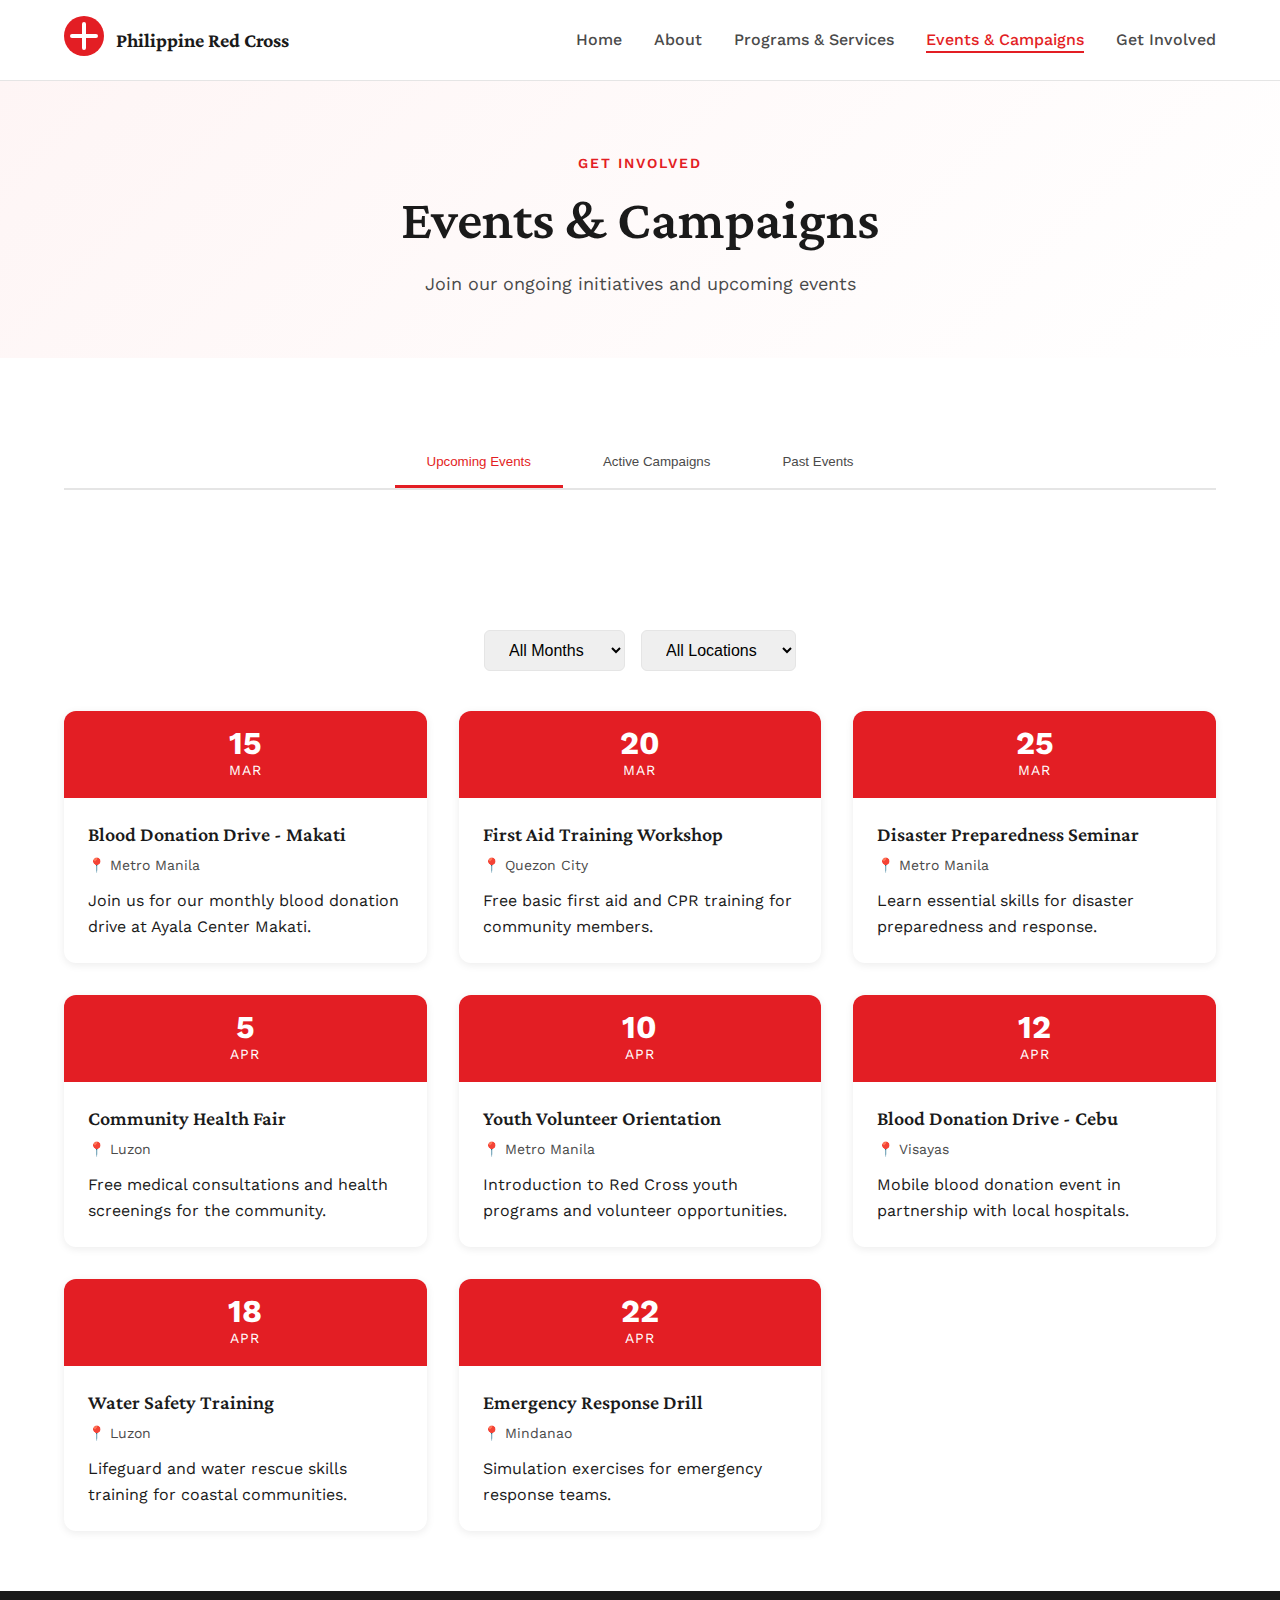
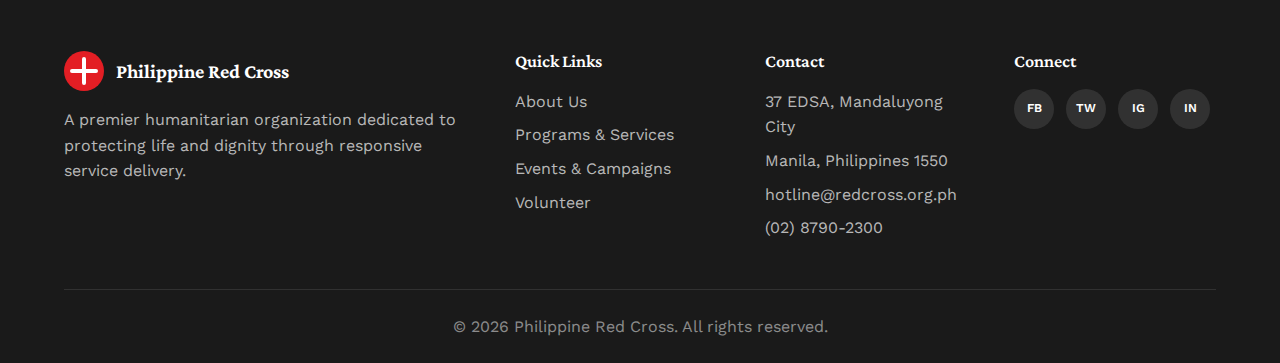
<file: PRELIM-EXAM/events.html>
<!DOCTYPE html>
<html lang="en">
<head>
    <meta charset="UTF-8">
    <meta name="viewport" content="width=device-width, initial-scale=1.0">
    <title>Events & Campaigns - Philippine Red Cross</title>
    <link rel="stylesheet" href="assets/css/styles.css">
    <link rel="preconnect" href="https://fonts.googleapis.com">
    <link rel="preconnect" href="https://fonts.gstatic.com" crossorigin>
    <link href="https://fonts.googleapis.com/css2?family=Crimson+Pro:wght@400;600;700&family=Work+Sans:wght@300;400;500;600&display=swap" rel="stylesheet">
</head>
<body>
    <!-- Navigation -->
    <nav class="navbar" id="navbar">
        <div class="nav-container">
            <div class="logo">
                <div class="logo-icon">
                    <svg width="40" height="40" viewBox="0 0 40 40" fill="none">
                        <rect width="40" height="40" rx="20" fill="#E31E24"/>
                        <path d="M20 8L20 32M8 20L32 20" stroke="white" stroke-width="4" stroke-linecap="round"/>
                    </svg>
                </div>
                <span class="logo-text">Philippine Red Cross</span>
            </div>
            <button class="mobile-toggle" id="mobileToggle">
                <span></span>
                <span></span>
                <span></span>
            </button>
            <ul class="nav-menu" id="navMenu">
                <li><a href="index.html">Home</a></li>
                <li><a href="about.html">About</a></li>
                <li><a href="services.html">Programs & Services</a></li>
                <li><a href="events.html" class="active">Events & Campaigns</a></li>
                <li><a href="volunteer.html">Get Involved</a></li>
            </ul>
        </div>
    </nav>

    <!-- Page Header -->
    <section class="page-header">
        <div class="container">
            <div class="page-header-content">
                <div class="section-tag">Get Involved</div>
                <h1 class="page-title">Events & Campaigns</h1>
                <p class="page-subtitle">Join our ongoing initiatives and upcoming events</p>
            </div>
        </div>
    </section>

    <!-- Events Navigation Tabs -->
    <section class="events-tabs-section">
        <div class="container">
            <div class="tabs-nav" id="tabsNav">
                <button class="tab-btn active" data-tab="upcoming">Upcoming Events</button>
                <button class="tab-btn" data-tab="campaigns">Active Campaigns</button>
                <button class="tab-btn" data-tab="past">Past Events</button>
            </div>
        </div>
    </section>

    <!-- Upcoming Events Tab -->
    <section class="tab-content active" id="upcoming-tab">
        <div class="container">
            <div class="events-filter">
                <select id="monthFilter" class="filter-select">
                    <option value="all">All Months</option>
                    <option value="0">January</option>
                    <option value="1">February</option>
                    <option value="2">March</option>
                    <option value="3">April</option>
                    <option value="4">May</option>
                    <option value="5">June</option>
                    <option value="6">July</option>
                    <option value="7">August</option>
                    <option value="8">September</option>
                    <option value="9">October</option>
                    <option value="10">November</option>
                    <option value="11">December</option>
                </select>
                <select id="locationFilter" class="filter-select">
                    <option value="all">All Locations</option>
                    <option value="Metro Manila">Metro Manila</option>
                    <option value="Luzon">Luzon</option>
                    <option value="Visayas">Visayas</option>
                    <option value="Mindanao">Mindanao</option>
                </select>
            </div>
            <div class="events-grid" id="upcomingEventsGrid">
                <!-- Events will be populated by JavaScript -->
            </div>
        </div>
    </section>

    <!-- Active Campaigns Tab -->
    <section class="tab-content" id="campaigns-tab">
        <div class="container">
            <div class="campaign-categories">
                <button class="category-btn active" data-category="all">All Campaigns</button>
                <button class="category-btn" data-category="disaster">Disaster Relief</button>
                <button class="category-btn" data-category="health">Health</button>
                <button class="category-btn" data-category="blood">Blood Donation</button>
                <button class="category-btn" data-category="community">Community</button>
            </div>
            <div class="campaigns-grid" id="campaignsGrid">
                <!-- Campaigns will be populated by JavaScript -->
            </div>
        </div>
    </section>

    <!-- Past Events Tab -->
    <section class="tab-content" id="past-tab">
        <div class="container">
            <div class="year-selector">
                <button class="year-btn active" data-year="2024">2024</button>
                <button class="year-btn" data-year="2023">2023</button>
                <button class="year-btn" data-year="2022">2022</button>
            </div>
            <div class="past-events-grid" id="pastEventsGrid">
                <!-- Past events will be populated by JavaScript -->
            </div>
        </div>
    </section>

    <!-- Event Registration Modal -->
    <div class="modal" id="eventModal">
        <div class="modal-overlay" id="modalOverlay"></div>
        <div class="modal-content modal-large">
            <button class="modal-close" id="modalClose">&times;</button>
            <div id="modalBody">
                <!-- Event details will be inserted here -->
            </div>
        </div>
    </div>

    <!-- Alert Modal for Campaign Highlights -->
    <div class="alert-modal" id="alertModal">
        <div class="alert-content">
            <div class="alert-icon">🚨</div>
            <h3 id="alertTitle"></h3>
            <p id="alertMessage"></p>
            <button class="btn btn-primary" id="alertClose">Got it</button>
        </div>
    </div>

    <!-- Footer -->
    <footer class="footer">
        <div class="container">
            <div class="footer-grid">
                <div class="footer-col">
                    <div class="footer-logo">
                        <svg width="40" height="40" viewBox="0 0 40 40" fill="none">
                            <rect width="40" height="40" rx="20" fill="#E31E24"/>
                            <path d="M20 8L20 32M8 20L32 20" stroke="white" stroke-width="4" stroke-linecap="round"/>
                        </svg>
                        <span>Philippine Red Cross</span>
                    </div>
                    <p class="footer-description">A premier humanitarian organization dedicated to protecting life and dignity through responsive service delivery.</p>
                </div>
                <div class="footer-col">
                    <h4>Quick Links</h4>
                    <ul class="footer-links">
                        <li><a href="about.html">About Us</a></li>
                        <li><a href="services.html">Programs & Services</a></li>
                        <li><a href="events.html">Events & Campaigns</a></li>
                        <li><a href="volunteer.html">Volunteer</a></li>
                    </ul>
                </div>
                <div class="footer-col">
                    <h4>Contact</h4>
                    <ul class="footer-contact">
                        <li>37 EDSA, Mandaluyong City</li>
                        <li>Manila, Philippines 1550</li>
                        <li>hotline@redcross.org.ph</li>
                        <li>(02) 8790-2300</li>
                    </ul>
                </div>
                <div class="footer-col">
                    <h4>Connect</h4>
                    <div class="social-links">
                        <a href="https://www.facebook.com/phredcross" aria-label="Facebook">FB</a>
                        <a href="https://twitter.com/philredcross" aria-label="Twitter">TW</a>
                        <a href="https://www.instagram.com/philredcross/" aria-label="Instagram">IG</a>
                        <a href="http://www.linkedin.com/company/1089054" aria-label="LinkedIn">IN</a>
                    </div>
                </div>
            </div>
            <div class="footer-bottom">
                <p>&copy; 2026 Philippine Red Cross. All rights reserved.</p>
            </div>
        </div>
    </footer>

    <script src="assets/js/main.js"></script>
    <script src="assets/js/events.js"></script>
</body>
</html>
</file>
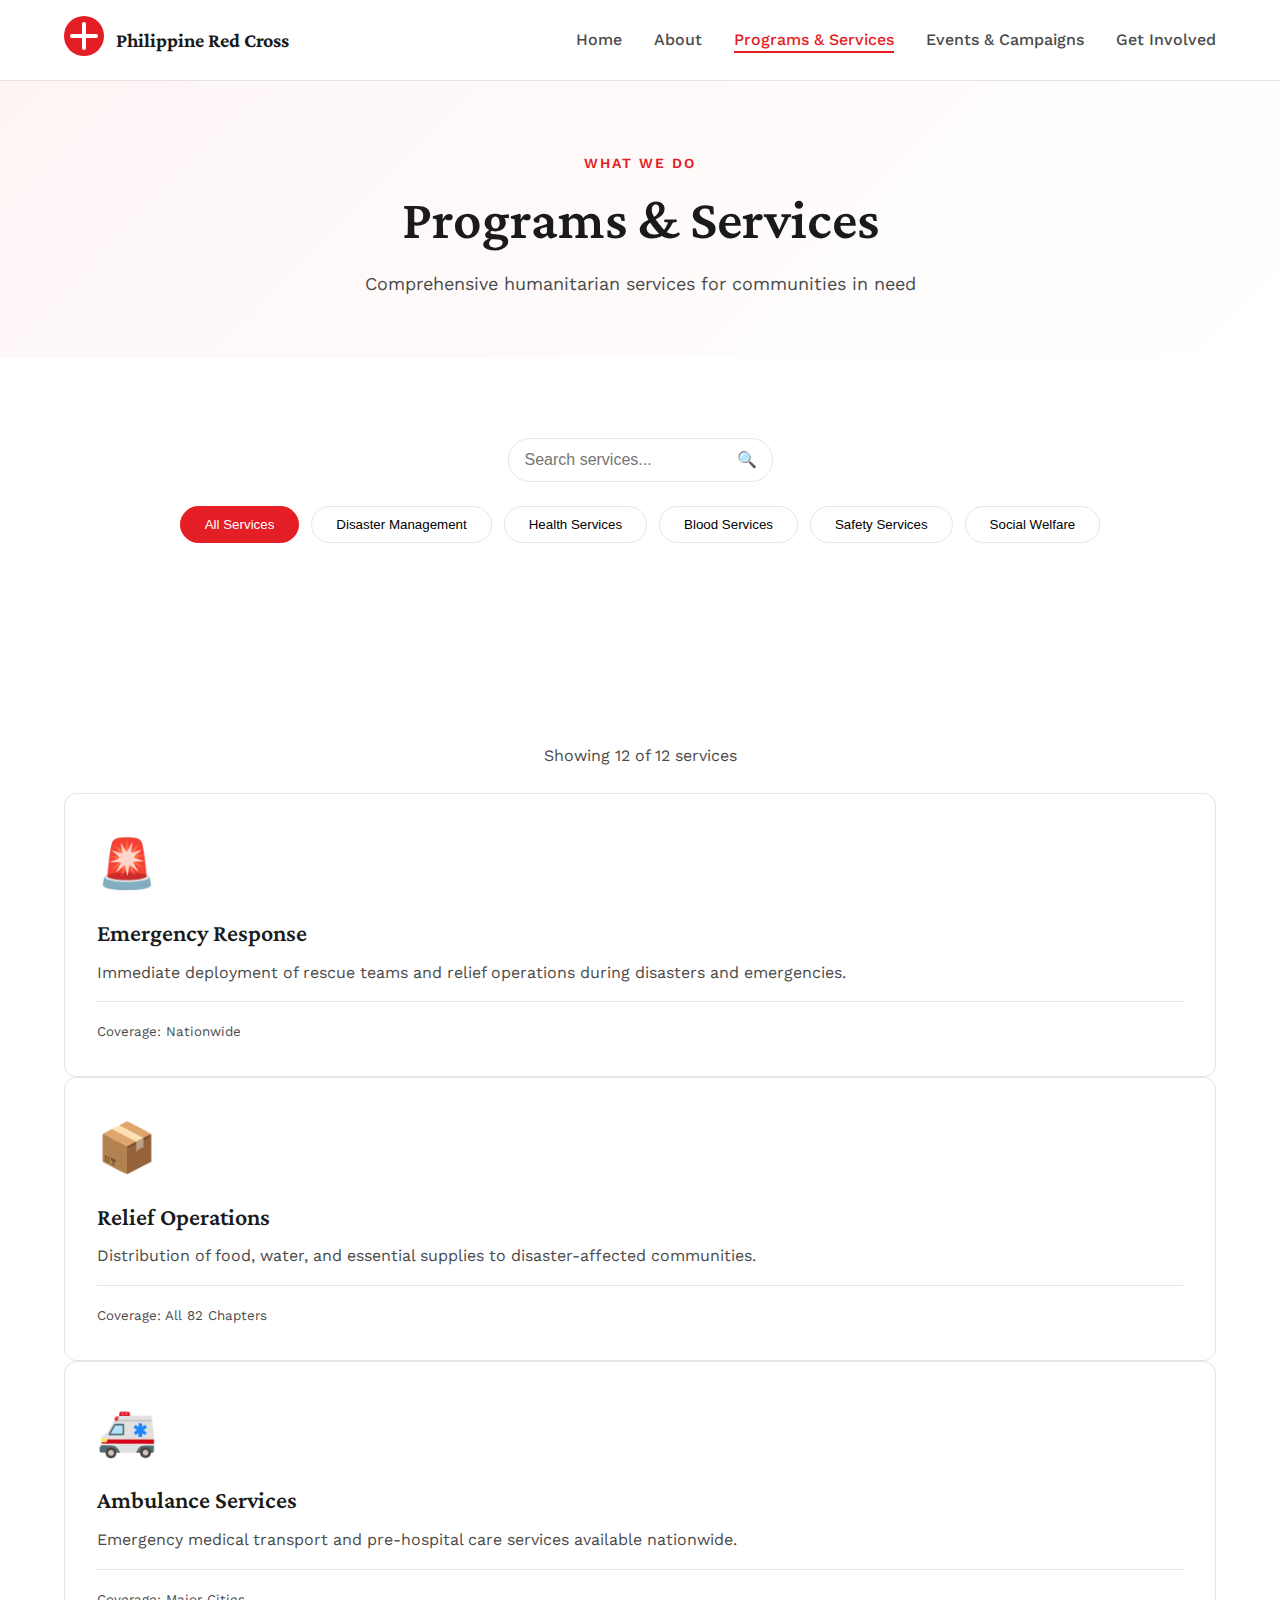
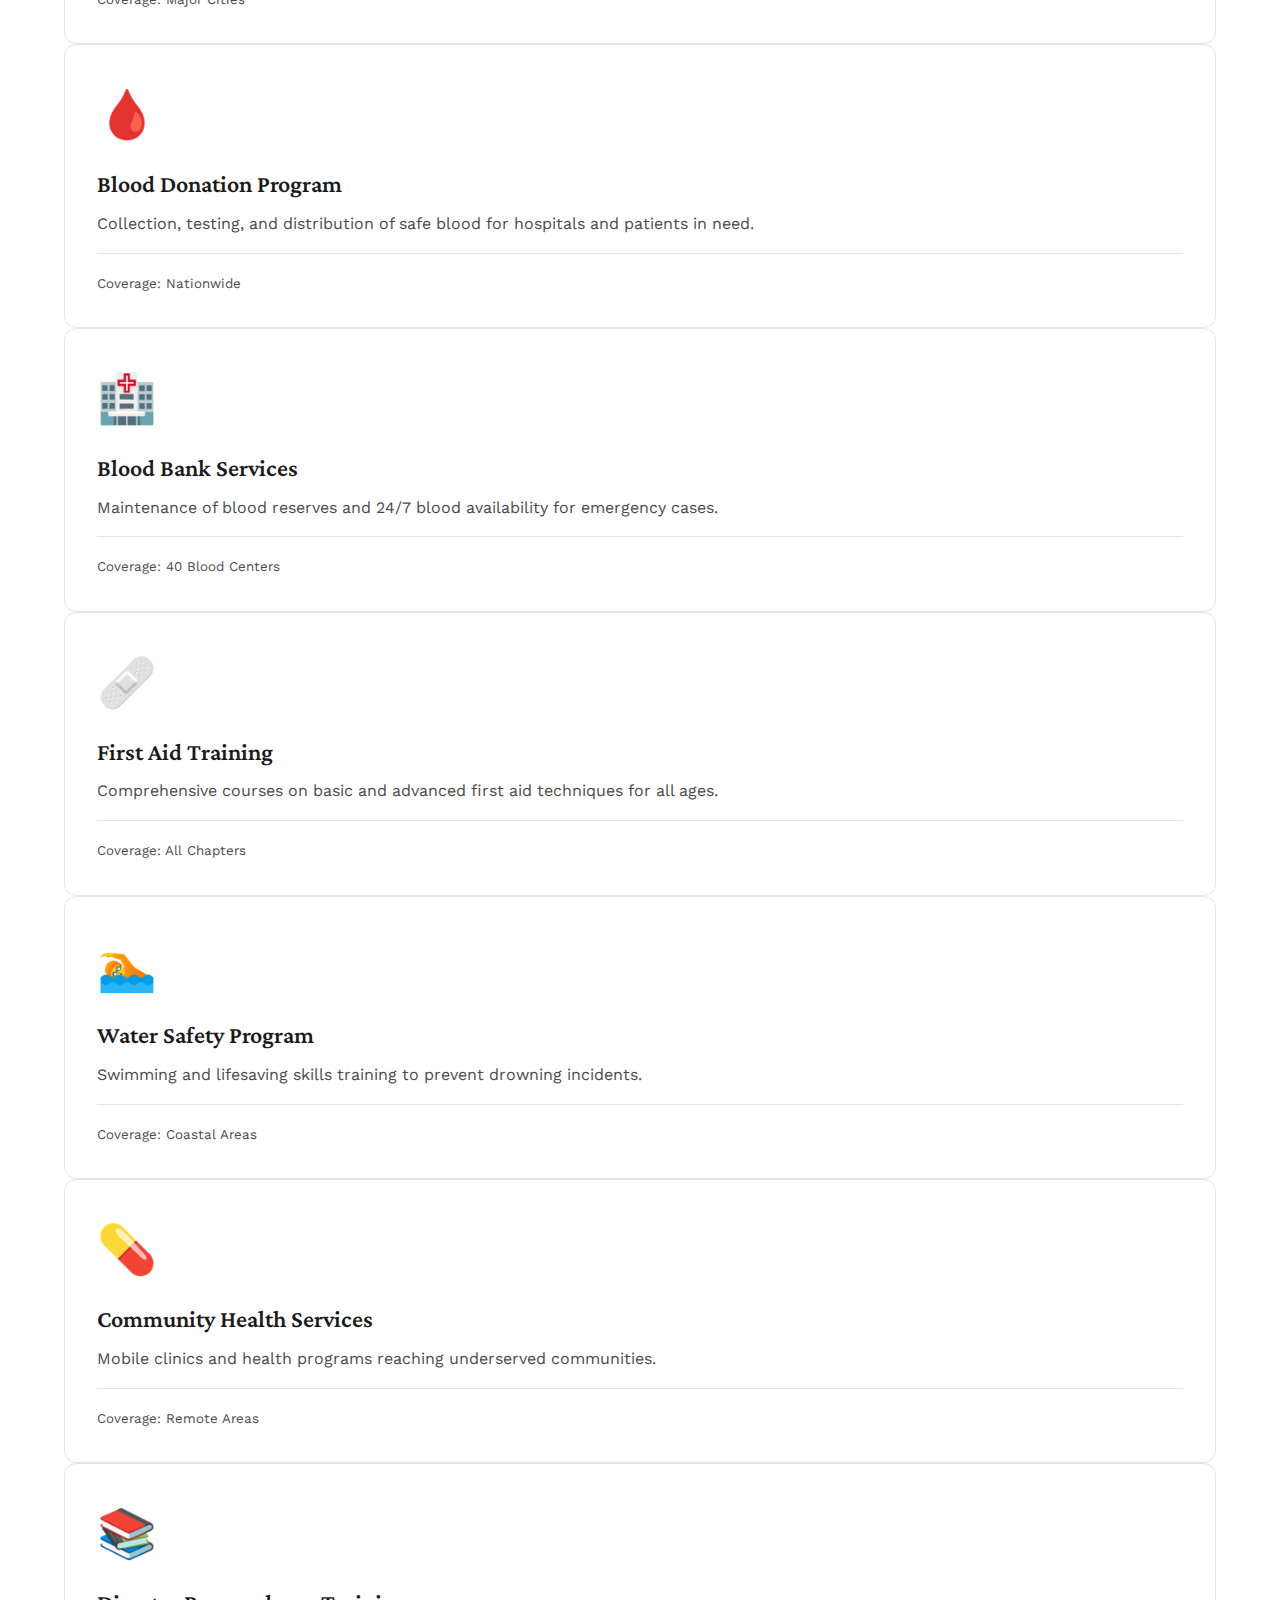
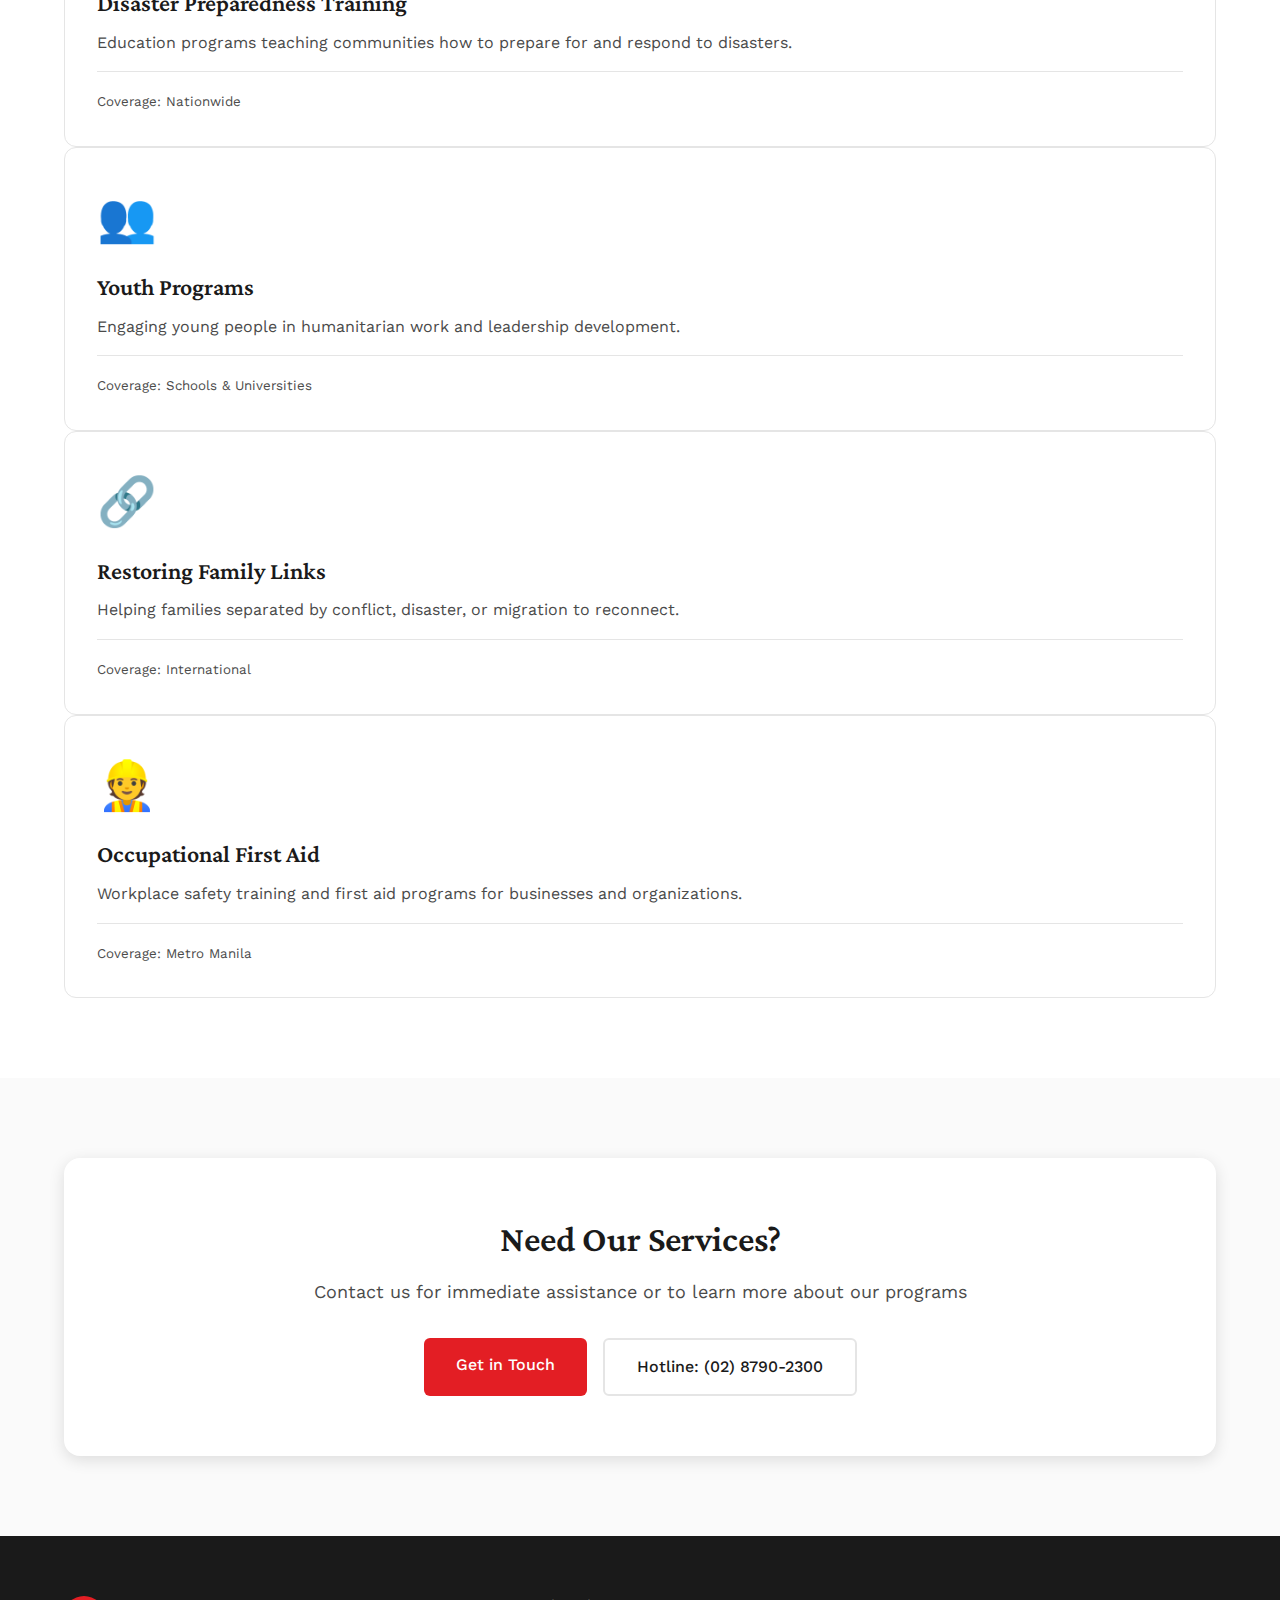
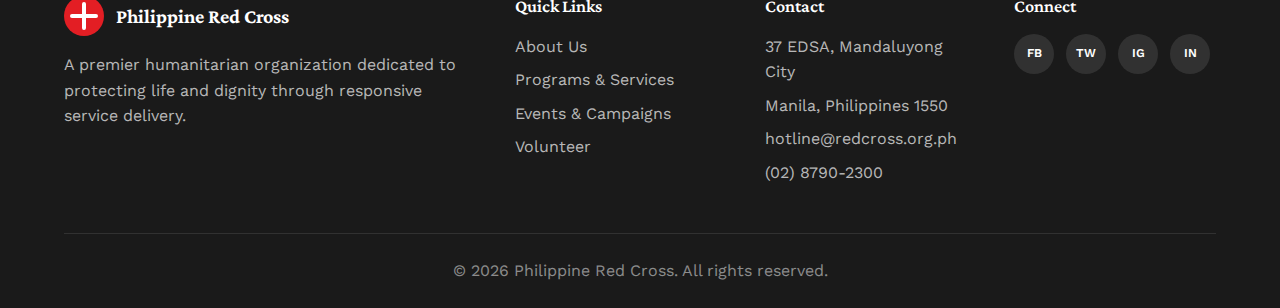
<file: PRELIM-EXAM/services.html>
<!DOCTYPE html>
<html lang="en">
<head>
    <meta charset="UTF-8">
    <meta name="viewport" content="width=device-width, initial-scale=1.0">
    <title>Programs & Services - Philippine Red Cross</title>
    <link rel="stylesheet" href="assets/css/styles.css">
    <link rel="preconnect" href="https://fonts.googleapis.com">
    <link rel="preconnect" href="https://fonts.gstatic.com" crossorigin>
    <link href="https://fonts.googleapis.com/css2?family=Crimson+Pro:wght@400;600;700&family=Work+Sans:wght@300;400;500;600&display=swap" rel="stylesheet">
</head>
<body>
    <!-- Navigation -->
    <nav class="navbar" id="navbar">
        <div class="nav-container">
            <div class="logo">
                <div class="logo-icon">
                    <svg width="40" height="40" viewBox="0 0 40 40" fill="none">
                        <rect width="40" height="40" rx="20" fill="#E31E24"/>
                        <path d="M20 8L20 32M8 20L32 20" stroke="white" stroke-width="4" stroke-linecap="round"/>
                    </svg>
                </div>
                <span class="logo-text">Philippine Red Cross</span>
            </div>
            <button class="mobile-toggle" id="mobileToggle">
                <span></span>
                <span></span>
                <span></span>
            </button>
            <ul class="nav-menu" id="navMenu">
                <li><a href="index.html">Home</a></li>
                <li><a href="about.html">About</a></li>
                <li><a href="services.html" class="active">Programs & Services</a></li>
                <li><a href="events.html">Events & Campaigns</a></li>
                <li><a href="volunteer.html">Get Involved</a></li>
            </ul>
        </div>
    </nav>

    <!-- Page Header -->
    <section class="page-header">
        <div class="container">
            <div class="page-header-content">
                <div class="section-tag">What We Do</div>
                <h1 class="page-title">Programs & Services</h1>
                <p class="page-subtitle">Comprehensive humanitarian services for communities in need</p>
            </div>
        </div>
    </section>

    <!-- Services Filter -->
    <section class="services-filter-section">
        <div class="container">
            <div class="filter-controls">
                <div class="search-box">
                    <input type="text" id="serviceSearch" placeholder="Search services..." />
                    <span class="search-icon">🔍</span>
                </div>
                <div class="category-filters">
                    <button class="filter-btn active" data-category="all">All Services</button>
                    <button class="filter-btn" data-category="disaster">Disaster Management</button>
                    <button class="filter-btn" data-category="health">Health Services</button>
                    <button class="filter-btn" data-category="blood">Blood Services</button>
                    <button class="filter-btn" data-category="safety">Safety Services</button>
                    <button class="filter-btn" data-category="welfare">Social Welfare</button>
                </div>
            </div>
        </div>
    </section>

    <!-- Services Grid -->
    <section class="services-section">
        <div class="container">
            <div class="services-results">
                <p id="resultsCount" class="results-count"></p>
            </div>
            <div class="services-detailed-grid" id="servicesGrid">
                <!-- Services will be populated by JavaScript -->
            </div>
        </div>
    </section>

    <!-- Service Details Modal -->
    <div class="modal" id="serviceModal">
        <div class="modal-overlay" id="modalOverlay"></div>
        <div class="modal-content modal-large">
            <button class="modal-close" id="modalClose">&times;</button>
            <div id="modalBody">
                <!-- Service details will be inserted here -->
            </div>
        </div>
    </div>

    <!-- CTA Section -->
    <section class="services-cta">
        <div class="container">
            <div class="cta-box">
                <h2>Need Our Services?</h2>
                <p>Contact us for immediate assistance or to learn more about our programs</p>
                <div class="cta-buttons">
                    <a href="volunteer.html" class="btn btn-primary">Get in Touch</a>
                    <a href="tel:0287902300" class="btn btn-outline">Hotline: (02) 8790-2300</a>
                </div>
            </div>
        </div>
    </section>

    <!-- Footer -->
    <footer class="footer">
        <div class="container">
            <div class="footer-grid">
                <div class="footer-col">
                    <div class="footer-logo">
                        <svg width="40" height="40" viewBox="0 0 40 40" fill="none">
                            <rect width="40" height="40" rx="20" fill="#E31E24"/>
                            <path d="M20 8L20 32M8 20L32 20" stroke="white" stroke-width="4" stroke-linecap="round"/>
                        </svg>
                        <span>Philippine Red Cross</span>
                    </div>
                    <p class="footer-description">A premier humanitarian organization dedicated to protecting life and dignity through responsive service delivery.</p>
                </div>
                <div class="footer-col">
                    <h4>Quick Links</h4>
                    <ul class="footer-links">
                        <li><a href="about.html">About Us</a></li>
                        <li><a href="services.html">Programs & Services</a></li>
                        <li><a href="events.html">Events & Campaigns</a></li>
                        <li><a href="volunteer.html">Volunteer</a></li>
                    </ul>
                </div>
                <div class="footer-col">
                    <h4>Contact</h4>
                    <ul class="footer-contact">
                        <li>37 EDSA, Mandaluyong City</li>
                        <li>Manila, Philippines 1550</li>
                        <li>hotline@redcross.org.ph</li>
                        <li>(02) 8790-2300</li>
                    </ul>
                </div>
                <div class="footer-col">
                    <h4>Connect</h4>
                    <div class="social-links">
                        <a href="https://www.facebook.com/phredcross" aria-label="Facebook">FB</a>
                        <a href="https://twitter.com/philredcross" aria-label="Twitter">TW</a>
                        <a href="https://www.instagram.com/philredcross/" aria-label="Instagram">IG</a>
                        <a href="http://www.linkedin.com/company/1089054" aria-label="LinkedIn">IN</a>
                    </div>
                </div>
            </div>
            <div class="footer-bottom">
                <p>&copy; 2026 Philippine Red Cross. All rights reserved.</p>
            </div>
        </div>
    </footer>

    <script src="assets/js/main.js"></script>
    <script src="assets/js/services.js"></script>
</body>
</html>
</file>
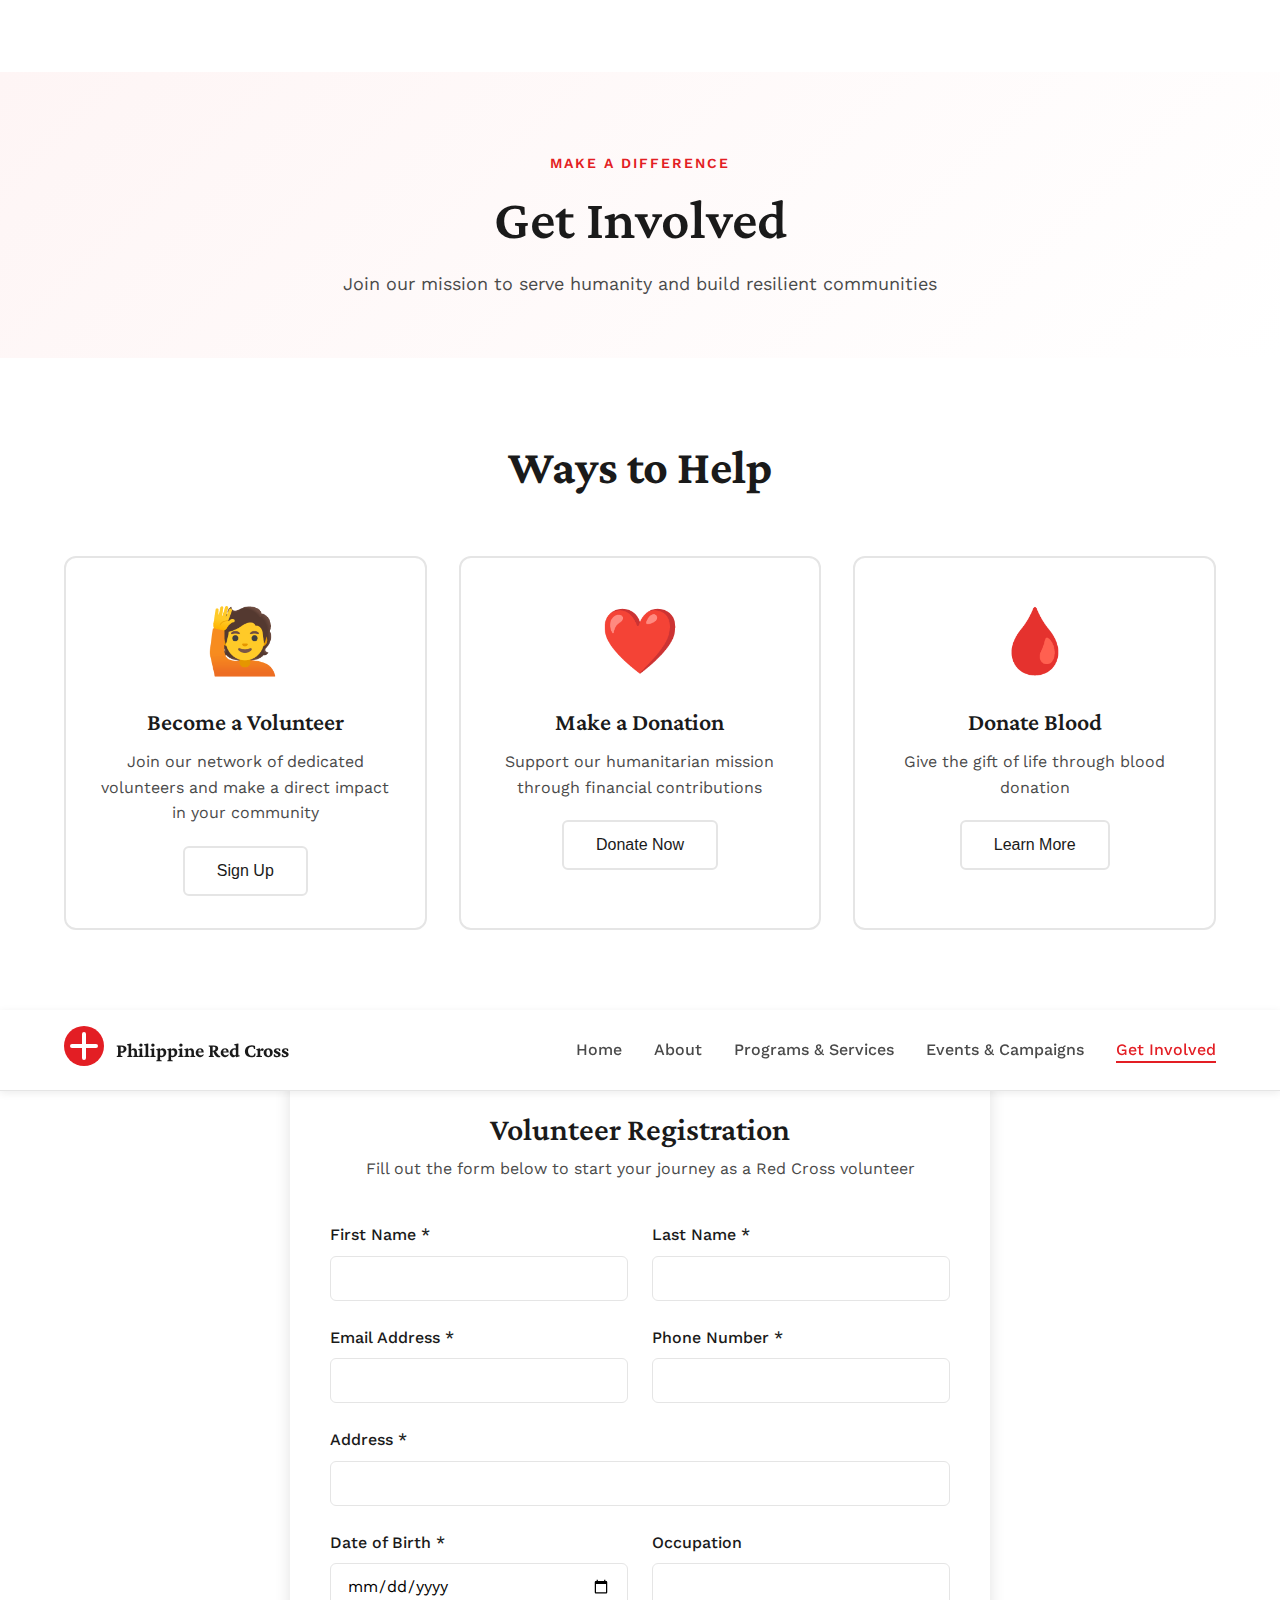
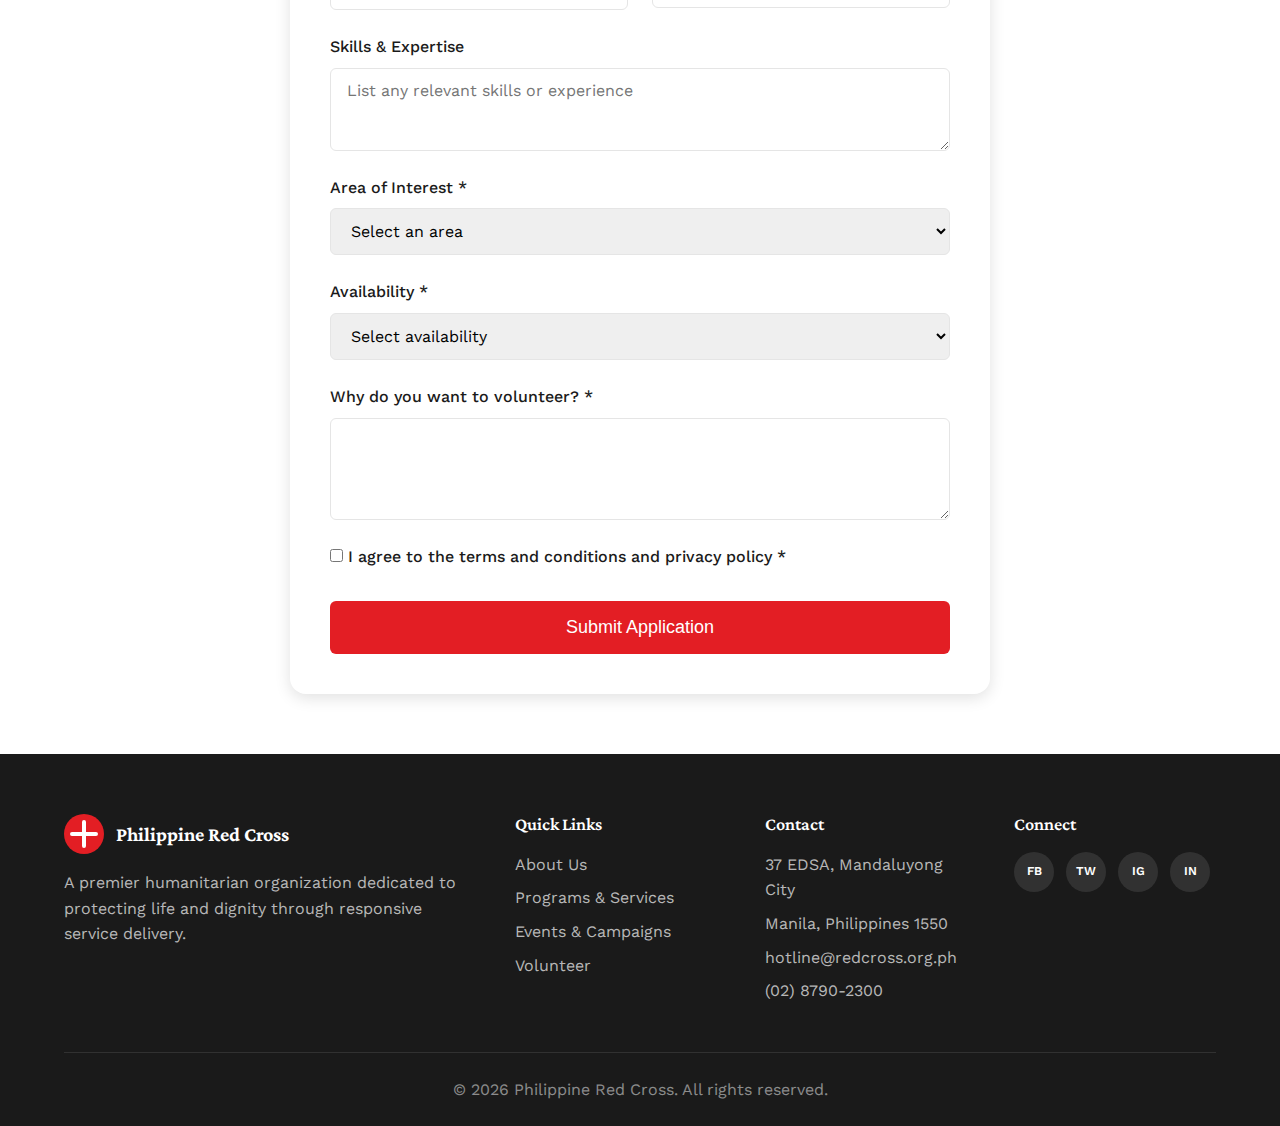
<file: PRELIM-EXAM/volunteer.html>
<!DOCTYPE html>
<html lang="en">
<head>
    <meta charset="UTF-8">
    <meta name="viewport" content="width=device-width, initial-scale=1.0">
    <title>Get Involved - Philippine Red Cross</title>
    <link rel="stylesheet" href="assets/css/styles.css">
    <link rel="preconnect" href="https://fonts.googleapis.com">
    <link rel="preconnect" href="https://fonts.gstatic.com" crossorigin>
    <link href="https://fonts.googleapis.com/css2?family=Crimson+Pro:wght@400;600;700&family=Work+Sans:wght@300;400;500;600&display=swap" rel="stylesheet">
</head>
<body>
    <!-- Navigation -->
    <nav class="navbar" id="navbar">
        <div class="nav-container">
            <div class="logo">
                <div class="logo-icon">
                    <svg width="40" height="40" viewBox="0 0 40 40" fill="none">
                        <rect width="40" height="40" rx="20" fill="#E31E24"/>
                        <path d="M20 8L20 32M8 20L32 20" stroke="white" stroke-width="4" stroke-linecap="round"/>
                    </svg>
                </div>
                <span class="logo-text">Philippine Red Cross</span>
            </div>
            <button class="mobile-toggle" id="mobileToggle">
                <span></span>
                <span></span>
                <span></span>
            </button>
            <ul class="nav-menu" id="navMenu">
                <li><a href="index.html">Home</a></li>
                <li><a href="about.html">About</a></li>
                <li><a href="services.html">Programs & Services</a></li>
                <li><a href="events.html">Events & Campaigns</a></li>
                <li><a href="volunteer.html" class="active">Get Involved</a></li>
            </ul>
        </div>
    </nav>

    <!-- Page Header -->
    <section class="page-header">
        <div class="container">
            <div class="page-header-content">
                <div class="section-tag">Make a Difference</div>
                <h1 class="page-title">Get Involved</h1>
                <p class="page-subtitle">Join our mission to serve humanity and build resilient communities</p>
            </div>
        </div>
    </section>

    <!-- Ways to Help Section -->
    <section class="ways-to-help">
        <div class="container">
            <div class="section-header">
                <h2 class="section-title">Ways to Help</h2>
            </div>
            <div class="ways-grid">
                <div class="way-card" data-section="volunteer">
                    <div class="way-icon">🙋</div>
                    <h3>Become a Volunteer</h3>
                    <p>Join our network of dedicated volunteers and make a direct impact in your community</p>
                    <button class="btn btn-outline">Sign Up</button>
                </div>
                <div class="way-card" data-section="donate">
                    <div class="way-icon">❤️</div>
                    <h3>Make a Donation</h3>
                    <p>Support our humanitarian mission through financial contributions</p>
                    <button class="btn btn-outline">Donate Now</button>
                </div>
                <div class="way-card" data-section="blood">
                    <div class="way-icon">🩸</div>
                    <h3>Donate Blood</h3>
                    <p>Give the gift of life through blood donation</p>
                    <button class="btn btn-outline">Learn More</button>
                </div>
            </div>
        </div>
    </section>

    <!-- Volunteer Registration Section -->
    <section class="form-section" id="volunteer-section">
        <div class="container">
            <div class="form-container">
                <div class="form-header">
                    <h2>Volunteer Registration</h2>
                    <p>Fill out the form below to start your journey as a Red Cross volunteer</p>
                </div>
                <form id="volunteerForm" class="application-form">
                    <div class="form-row">
                        <div class="form-group">
                            <label for="firstName">First Name *</label>
                            <input type="text" id="firstName" name="firstName" required>
                            <span class="error-message"></span>
                        </div>
                        <div class="form-group">
                            <label for="lastName">Last Name *</label>
                            <input type="text" id="lastName" name="lastName" required>
                            <span class="error-message"></span>
                        </div>
                    </div>
                    <div class="form-row">
                        <div class="form-group">
                            <label for="email">Email Address *</label>
                            <input type="email" id="email" name="email" required>
                            <span class="error-message"></span>
                        </div>
                        <div class="form-group">
                            <label for="phone">Phone Number *</label>
                            <input type="tel" id="phone" name="phone" required>
                            <span class="error-message"></span>
                        </div>
                    </div>
                    <div class="form-group">
                        <label for="address">Address *</label>
                        <input type="text" id="address" name="address" required>
                        <span class="error-message"></span>
                    </div>
                    <div class="form-row">
                        <div class="form-group">
                            <label for="birthdate">Date of Birth *</label>
                            <input type="date" id="birthdate" name="birthdate" required>
                            <span class="error-message"></span>
                        </div>
                        <div class="form-group">
                            <label for="occupation">Occupation</label>
                            <input type="text" id="occupation" name="occupation">
                        </div>
                    </div>
                    <div class="form-group">
                        <label for="skills">Skills & Expertise</label>
                        <textarea id="skills" name="skills" rows="3" placeholder="List any relevant skills or experience"></textarea>
                    </div>
                    <div class="form-group">
                        <label for="volunteerType">Area of Interest *</label>
                        <select id="volunteerType" name="volunteerType" required>
                            <option value="">Select an area</option>
                            <option value="disaster">Disaster Response</option>
                            <option value="health">Health Services</option>
                            <option value="blood">Blood Services</option>
                            <option value="safety">Safety Services</option>
                            <option value="youth">Youth Programs</option>
                            <option value="admin">Administrative Support</option>
                        </select>
                        <span class="error-message"></span>
                    </div>
                    <div class="form-group">
                        <label for="availability">Availability *</label>
                        <select id="availability" name="availability" required>
                            <option value="">Select availability</option>
                            <option value="weekdays">Weekdays</option>
                            <option value="weekends">Weekends</option>
                            <option value="both">Both</option>
                            <option value="flexible">Flexible</option>
                        </select>
                        <span class="error-message"></span>
                    </div>
                    <div class="form-group">
                        <label for="message">Why do you want to volunteer? *</label>
                        <textarea id="message" name="message" rows="4" required></textarea>
                        <span class="error-message"></span>
                    </div>
                    <div class="form-group checkbox-group">
                        <label>
                            <input type="checkbox" id="terms" name="terms" required>
                            <span>I agree to the terms and conditions and privacy policy *</span>
                        </label>
                        <span class="error-message"></span>
                    </div>
                    <button type="submit" class="btn btn-primary btn-large">Submit Application</button>
                </form>
            </div>
        </div>
    </section>

    <!-- Donation Section -->
    <section class="form-section" id="donate-section" style="display: none;">
        <div class="container">
            <div class="form-container">
                <div class="form-header">
                    <h2>Make a Donation</h2>
                    <p>Your contribution helps us save lives and serve communities</p>
                </div>
                <form id="donationForm" class="application-form">
                    <div class="donation-amounts">
                        <button type="button" class="amount-btn" data-amount="500">₱500</button>
                        <button type="button" class="amount-btn" data-amount="1000">₱1,000</button>
                        <button type="button" class="amount-btn" data-amount="2500">₱2,500</button>
                        <button type="button" class="amount-btn" data-amount="5000">₱5,000</button>
                        <button type="button" class="amount-btn active" data-amount="custom">Custom</button>
                    </div>
                    <div class="form-group">
                        <label for="donationAmount">Donation Amount (₱) *</label>
                        <input type="number" id="donationAmount" name="donationAmount" min="100" required>
                        <span class="error-message"></span>
                    </div>
                    <div class="form-group">
                        <label for="donationType">Donation Purpose *</label>
                        <select id="donationType" name="donationType" required>
                            <option value="">Select purpose</option>
                            <option value="general">General Fund</option>
                            <option value="disaster">Disaster Relief</option>
                            <option value="health">Health Services</option>
                            <option value="blood">Blood Services</option>
                            <option value="youth">Youth Programs</option>
                        </select>
                        <span class="error-message"></span>
                    </div>
                    <div class="form-row">
                        <div class="form-group">
                            <label for="donorName">Full Name *</label>
                            <input type="text" id="donorName" name="donorName" required>
                            <span class="error-message"></span>
                        </div>
                        <div class="form-group">
                            <label for="donorEmail">Email Address *</label>
                            <input type="email" id="donorEmail" name="donorEmail" required>
                            <span class="error-message"></span>
                        </div>
                    </div>
                    <div class="form-group">
                        <label for="donorPhone">Phone Number *</label>
                        <input type="tel" id="donorPhone" name="donorPhone" required>
                        <span class="error-message"></span>
                    </div>
                    <div class="form-group checkbox-group">
                        <label>
                            <input type="checkbox" id="recurring" name="recurring">
                            <span>Make this a monthly recurring donation</span>
                        </label>
                    </div>
                    <div class="form-group checkbox-group">
                        <label>
                            <input type="checkbox" id="anonymous" name="anonymous">
                            <span>Make this donation anonymous</span>
                        </label>
                    </div>
                    <button type="submit" class="btn btn-primary btn-large">Proceed to Payment</button>
                </form>
            </div>
        </div>
    </section>

    <!-- Blood Donation Info Section -->
    <section class="form-section" id="blood-section" style="display: none;">
        <div class="container">
            <div class="info-container">
                <div class="info-header">
                    <h2>Blood Donation</h2>
                    <p>Give the gift of life through blood donation</p>
                </div>
                <div class="info-content">
                    <div class="info-block">
                        <h3>Who Can Donate?</h3>
                        <ul>
                            <li>Age 18-65 years old</li>
                            <li>Weight at least 110 lbs (50 kg)</li>
                            <li>Good health condition</li>
                            <li>No history of certain medical conditions</li>
                        </ul>
                    </div>
                    <div class="info-block">
                        <h3>Blood Donation Centers</h3>
                        <div id="bloodCenters"></div>
                    </div>
                    <div class="info-block">
                        <h3>Schedule an Appointment</h3>
                        <p>Contact our hotline: (02) 8790-2300</p>
                        <p>Or visit any of our blood centers nationwide</p>
                    </div>
                </div>
            </div>
        </div>
    </section>

    <!-- Success Modal -->
    <div class="modal" id="successModal">
        <div class="modal-overlay"></div>
        <div class="modal-content modal-success">
            <div class="success-icon">✓</div>
            <h2 id="successTitle">Success!</h2>
            <p id="successMessage"></p>
            <button class="btn btn-primary" id="successClose">Close</button>
        </div>
    </div>

    <!-- Footer -->
    <footer class="footer">
        <div class="container">
            <div class="footer-grid">
                <div class="footer-col">
                    <div class="footer-logo">
                        <svg width="40" height="40" viewBox="0 0 40 40" fill="none">
                            <rect width="40" height="40" rx="20" fill="#E31E24"/>
                            <path d="M20 8L20 32M8 20L32 20" stroke="white" stroke-width="4" stroke-linecap="round"/>
                        </svg>
                        <span>Philippine Red Cross</span>
                    </div>
                    <p class="footer-description">A premier humanitarian organization dedicated to protecting life and dignity through responsive service delivery.</p>
                </div>
                <div class="footer-col">
                    <h4>Quick Links</h4>
                    <ul class="footer-links">
                        <li><a href="about.html">About Us</a></li>
                        <li><a href="services.html">Programs & Services</a></li>
                        <li><a href="events.html">Events & Campaigns</a></li>
                        <li><a href="volunteer.html">Volunteer</a></li>
                    </ul>
                </div>
                <div class="footer-col">
                    <h4>Contact</h4>
                    <ul class="footer-contact">
                        <li>37 EDSA, Mandaluyong City</li>
                        <li>Manila, Philippines 1550</li>
                        <li>hotline@redcross.org.ph</li>
                        <li>(02) 8790-2300</li>
                    </ul>
                </div>
                <div class="footer-col">
                    <h4>Connect</h4>
                    <div class="social-links">
                        <a href="https://www.facebook.com/phredcross" aria-label="Facebook">FB</a>
                        <a href="https://twitter.com/philredcross" aria-label="Twitter">TW</a>
                        <a href="https://www.instagram.com/philredcross/" aria-label="Instagram">IG</a>
                        <a href="http://www.linkedin.com/company/1089054" aria-label="LinkedIn">IN</a>
                    </div>
                </div>
            </div>
            <div class="footer-bottom">
                <p>&copy; 2026 Philippine Red Cross. All rights reserved.</p>
            </div>
        </div>
    </footer>

    <script src="assets/js/main.js"></script>
    <script src="assets/js/volunteer.js"></script>
</body>
</html>
</file>
<file: assets/styles.css>
* {
            margin: 0;
            padding: 0;
            box-sizing: border-box;
        }

        :root {
            --primary: #8b5cf6;
            --secondary: #ec4899;
            --accent: #06b6d4;
            --dark: #0f172a;
            --darker: #020617;
            --light: #f1f5f9;
            --glass: rgba(255, 255, 255, 0.1);
        }

        body {
            font-family: 'Inter', 'Segoe UI', system-ui, sans-serif;
            line-height: 1.6;
            color: #e2e8f0;
            background: var(--darker);
            overflow-x: hidden;
        }

        /* Animated background */
        body::before {
            content: '';
            position: fixed;
            top: 0;
            left: 0;
            width: 100%;
            height: 100%;
            background: 
                radial-gradient(circle at 20% 50%, rgba(139, 92, 246, 0.1) 0%, transparent 50%),
                radial-gradient(circle at 80% 80%, rgba(236, 72, 153, 0.1) 0%, transparent 50%),
                radial-gradient(circle at 40% 20%, rgba(6, 182, 212, 0.1) 0%, transparent 50%);
            z-index: -1;
            animation: backgroundShift 20s ease infinite;
        }

        @keyframes backgroundShift {
            0%, 100% { transform: translate(0, 0); }
            50% { transform: translate(30px, 30px); }
        }

        header {
            position: fixed;
            top: 0;
            width: 100%;
            backdrop-filter: blur(20px);
            background: rgba(15, 23, 42, 0.8);
            border-bottom: 1px solid rgba(255, 255, 255, 0.1);
            padding: 1rem 0;
            z-index: 1000;
            transition: all 0.3s ease;
        }

        header.scrolled {
            background: rgba(15, 23, 42, 0.95);
            box-shadow: 0 10px 30px rgba(0, 0, 0, 0.3);
        }

        nav {
            max-width: 1400px;
            margin: 0 auto;
            padding: 0 2rem;
            display: flex;
            justify-content: space-between;
            align-items: center;
        }

        .logo {
            font-size: 1.5rem;
            font-weight: 800;
            background: linear-gradient(135deg, var(--primary), var(--secondary), var(--accent));
            -webkit-background-clip: text;
            -webkit-text-fill-color: transparent;
            background-clip: text;
        }

        .nav-links {
            display: flex;
            gap: 2.5rem;
            list-style: none;
        }

        .nav-links a {
            color: #cbd5e1;
            text-decoration: none;
            font-weight: 500;
            position: relative;
            transition: color 0.3s;
        }

        .nav-links a::after {
            content: '';
            position: absolute;
            bottom: -5px;
            left: 0;
            width: 0;
            height: 2px;
            background: linear-gradient(90deg, var(--primary), var(--accent));
            transition: width 0.3s;
        }

        .nav-links a:hover {
            color: white;
        }

        .nav-links a:hover::after {
            width: 100%;
        }

        .hero {
            min-height: 100vh;
            display: flex;
            align-items: center;
            justify-content: center;
            position: relative;
            overflow: hidden;
            padding: 6rem 2rem 4rem;
        }

        .hero::before {
            content: '';
            position: absolute;
            top: -50%;
            left: -50%;
            width: 200%;
            height: 200%;
            background: radial-gradient(circle, rgba(139, 92, 246, 0.15) 0%, transparent 70%);
            animation: rotate 30s linear infinite;
        }

        @keyframes rotate {
            from { transform: rotate(0deg); }
            to { transform: rotate(360deg); }
        }

        .hero-content {
            max-width: 900px;
            text-align: center;
            position: relative;
            z-index: 1;
        }

        .profile-image {
            width: 220px;
            height: 220px;
            margin: 0 auto 3rem;
            border-radius: 50%;
            overflow: hidden;
            border: 4px solid transparent;
            background: linear-gradient(var(--darker), var(--darker)) padding-box,
                        linear-gradient(135deg, var(--primary), var(--secondary), var(--accent)) border-box;
            box-shadow: 0 20px 60px rgba(139, 92, 246, 0.4);
            animation: float 6s ease-in-out infinite;
            position: relative;
        }

        @keyframes float {
            0%, 100% { transform: translateY(0px); }
            50% { transform: translateY(-20px); }
        }

        .profile-image::before {
            content: '';
            position: absolute;
            inset: -2px;
            border-radius: 50%;
            background: linear-gradient(135deg, var(--primary), var(--secondary), var(--accent));
            opacity: 0.5;
            filter: blur(20px);
            z-index: -1;
        }

        .profile-image img {
            width: 100%;
            height: 100%;
            object-fit: cover;
        }

        .hero h1 {
            font-size: 4rem;
            font-weight: 900;
            margin-bottom: 1rem;
            background: linear-gradient(135deg, #fff, #cbd5e1);
            -webkit-background-clip: text;
            -webkit-text-fill-color: transparent;
            background-clip: text;
            animation: fadeInUp 1s ease;
        }

        .hero .title {
            font-size: 1.5rem;
            color: #94a3b8;
            margin-bottom: 1rem;
            animation: fadeInUp 1s 0.2s backwards;
        }

        .hero .tagline {
            font-size: 1.2rem;
            color: #64748b;
            margin-bottom: 3rem;
            animation: fadeInUp 1s 0.4s backwards;
        }

        .cta-buttons {
            display: flex;
            gap: 1.5rem;
            justify-content: center;
            flex-wrap: wrap;
            animation: fadeInUp 1s 0.6s backwards;
        }

        .cta-button {
            padding: 1rem 2.5rem;
            border-radius: 50px;
            text-decoration: none;
            font-weight: 600;
            transition: all 0.3s;
            position: relative;
            overflow: hidden;
        }

        .cta-primary {
            background: linear-gradient(135deg, var(--primary), var(--secondary));
            color: white;
            box-shadow: 0 10px 30px rgba(139, 92, 246, 0.3);
        }

        .cta-primary::before {
            content: '';
            position: absolute;
            top: 0;
            left: -100%;
            width: 100%;
            height: 100%;
            background: linear-gradient(90deg, transparent, rgba(255,255,255,0.3), transparent);
            transition: left 0.5s;
        }

        .cta-primary:hover::before {
            left: 100%;
        }

        .cta-primary:hover {
            transform: translateY(-3px);
            box-shadow: 0 15px 40px rgba(139, 92, 246, 0.5);
        }

        .cta-secondary {
            background: rgba(255, 255, 255, 0.1);
            color: white;
            backdrop-filter: blur(10px);
            border: 1px solid rgba(255, 255, 255, 0.2);
        }

        .cta-secondary:hover {
            background: rgba(255, 255, 255, 0.15);
            transform: translateY(-3px);
        }

        section {
            max-width: 1400px;
            margin: 0 auto;
            padding: 6rem 2rem;
        }

        .section-header {
            text-align: center;
            margin-bottom: 4rem;
        }

        h2 {
            font-size: 3rem;
            font-weight: 800;
            margin-bottom: 1rem;
            background: linear-gradient(135deg, var(--primary), var(--accent));
            -webkit-background-clip: text;
            -webkit-text-fill-color: transparent;
            background-clip: text;
        }

        .section-subtitle {
            color: #64748b;
            font-size: 1.2rem;
        }

        .glass-card {
            background: rgba(255, 255, 255, 0.05);
            backdrop-filter: blur(20px);
            border: 1px solid rgba(255, 255, 255, 0.1);
            border-radius: 20px;
            padding: 2.5rem;
            transition: all 0.4s cubic-bezier(0.4, 0, 0.2, 1);
            position: relative;
            overflow: hidden;
        }

        .glass-card::before {
            content: '';
            position: absolute;
            top: 0;
            left: 0;
            width: 100%;
            height: 100%;
            background: linear-gradient(135deg, rgba(139, 92, 246, 0.1), rgba(236, 72, 153, 0.1));
            opacity: 0;
            transition: opacity 0.4s;
        }

        .glass-card:hover::before {
            opacity: 1;
        }

        .glass-card:hover {
            transform: translateY(-10px);
            border-color: rgba(139, 92, 246, 0.3);
            box-shadow: 0 30px 60px rgba(139, 92, 246, 0.2);
        }

        .about-content {
            position: relative;
        }

        .about-content p {
            color: #cbd5e1;
            font-size: 1.1rem;
            line-height: 1.8;
            margin-bottom: 1.5rem;
        }

        .skills-grid {
            display: grid;
            grid-template-columns: repeat(auto-fit, minmax(280px, 1fr));
            gap: 2rem;
        }

        .skill-card {
            position: relative;
        }

        .skill-card h3 {
            color: white;
            font-size: 1.5rem;
            margin-bottom: 1.5rem;
            display: flex;
            align-items: center;
            gap: 0.5rem;
        }

        .skill-icon {
            font-size: 1.8rem;
        }

        .skill-tag {
            display: inline-block;
            background: rgba(139, 92, 246, 0.2);
            color: #e0e7ff;
            padding: 0.6rem 1.2rem;
            margin: 0.4rem;
            border-radius: 30px;
            font-size: 0.9rem;
            border: 1px solid rgba(139, 92, 246, 0.3);
            transition: all 0.3s;
        }

        .skill-tag:hover {
            background: rgba(139, 92, 246, 0.3);
            transform: scale(1.05);
        }

        .projects-grid {
            display: grid;
            grid-template-columns: repeat(auto-fit, minmax(350px, 1fr));
            gap: 2.5rem;
        }

        .project-card {
            background: rgba(255, 255, 255, 0.03);
            border-radius: 20px;
            overflow: hidden;
            border: 1px solid rgba(255, 255, 255, 0.1);
            transition: all 0.4s;
        }

        .project-card:hover {
            transform: translateY(-10px);
            border-color: rgba(139, 92, 246, 0.5);
            box-shadow: 0 30px 60px rgba(139, 92, 246, 0.3);
        }

        .project-image {
            width: 100%;
            height: 250px;
            background: linear-gradient(135deg, var(--primary), var(--secondary));
            display: flex;
            align-items: center;
            justify-content: center;
            overflow: hidden;
            position: relative;
        }

        .project-image::before {
            content: '';
            position: absolute;
            inset: 0;
            background: linear-gradient(135deg, rgba(0,0,0,0.2), transparent);
        }

        .project-image img {
            width: 100%;
            height: 100%;
            object-fit: cover;
            transition: transform 0.6s;
        }

        .project-card:hover .project-image img {
            transform: scale(1.1);
        }

        .project-content {
            padding: 2rem;
        }

        .project-content h3 {
            color: white;
            font-size: 1.6rem;
            margin-bottom: 1rem;
        }

        .project-content p {
            color: #cbd5e1;
            margin-bottom: 1rem;
            line-height: 1.7;
        }

        .tech-stack {
            color: #64748b;
            font-size: 0.95rem;
            margin-bottom: 1.5rem;
        }

        .project-link {
            display: inline-flex;
            align-items: center;
            gap: 0.5rem;
            color: var(--accent);
            text-decoration: none;
            font-weight: 600;
            transition: all 0.3s;
        }

        .project-link:hover {
            gap: 1rem;
            color: var(--primary);
        }

        .accomplishment {
            background: rgba(255, 255, 255, 0.03);
            padding: 2rem;
            margin: 1.5rem 0;
            border-left: 4px solid;
            border-image: linear-gradient(180deg, var(--primary), var(--accent)) 1;
            border-radius: 10px;
            transition: all 0.3s;
        }

        .accomplishment:hover {
            background: rgba(255, 255, 255, 0.06);
            transform: translateX(10px);
        }

        .accomplishment h3 {
            color: white;
            font-size: 1.3rem;
            margin-bottom: 1rem;
        }

        .accomplishment p {
            color: #cbd5e1;
            line-height: 1.7;
        }

        .cert-card {
            background: rgba(255, 255, 255, 0.05);
            backdrop-filter: blur(10px);
            padding: 2rem;
            border-radius: 15px;
            border: 1px solid rgba(255, 255, 255, 0.1);
            display: flex;
            justify-content: space-between;
            align-items: center;
            gap: 2rem;
            transition: all 0.3s;
            flex-wrap: wrap;
        }

        .cert-card:hover {
            background: rgba(255, 255, 255, 0.08);
            border-color: rgba(139, 92, 246, 0.3);
            transform: translateX(10px);
        }

        .cert-card h3 {
            color: white;
            font-size: 1.4rem;
            margin-bottom: 0.5rem;
        }

        .cert-card p {
            color: #94a3b8;
        }

        .activity-card {
            position: relative;
        }

        .activity-card h3 {
            color: white;
            font-size: 1.5rem;
            margin-bottom: 1rem;
        }

        .activity-card p {
            color: #cbd5e1;
            line-height: 1.8;
            margin-bottom: 1rem;
        }

        footer {
            background: rgba(0, 0, 0, 0.4);
            border-top: 1px solid rgba(255, 255, 255, 0.1);
            padding: 4rem 2rem 2rem;
            text-align: center;
        }

        .social-links {
            display: flex;
            justify-content: center;
            gap: 2rem;
            margin: 2rem 0;
            flex-wrap: wrap;
        }

        .social-links a {
            color: #94a3b8;
            text-decoration: none;
            font-size: 1.1rem;
            transition: all 0.3s;
            padding: 0.5rem 1rem;
        }

        .social-links a:hover {
            color: var(--primary);
            transform: translateY(-3px);
        }

        footer p {
            color: #64748b;
            margin: 0.5rem 0;
        }

        @keyframes fadeInUp {
            from {
                opacity: 0;
                transform: translateY(30px);
            }
            to {
                opacity: 1;
                transform: translateY(0);
            }
        }

        @media (max-width: 768px) {
            .nav-links {
                display: none;
            }
            
            .hero h1 {
                font-size: 2.5rem;
            }

            .hero .title {
                font-size: 1.2rem;
            }
            
            h2 {
                font-size: 2rem;
            }

            .profile-image {
                width: 180px;
                height: 180px;
            }

            .projects-grid,
            .skills-grid {
                grid-template-columns: 1fr;
            }
        }

        .scroll-indicator {
            position: absolute;
            bottom: 2rem;
            left: 50%;
            transform: translateX(-50%);
            animation: bounce 2s infinite;
        }

        @keyframes bounce {
            0%, 100% { transform: translateX(-50%) translateY(0); }
            50% { transform: translateX(-50%) translateY(10px); }
        }

        .scroll-indicator::after {
            content: '↓';
            font-size: 2rem;
            color: rgba(255, 255, 255, 0.4);
        }

        .game-container {
            text-align: center;
            max-width: 100%;
        }

        h1 {
            color: #9bbc0f;
            margin-bottom: 20px;
            font-size: 2.5em;
            text-shadow: 2px 2px 4px rgba(0, 0, 0, 0.5);
        }

        .score-board {
            background-color: #0f380f;
            color: #9bbc0f;
            padding: 10px 20px;
            margin-bottom: 10px;
            border-radius: 5px;
            font-size: 1.2em;
            font-weight: bold;
        }

        canvas {
            background-color: #9bbc0f;
            border: 8px solid #0f380f;
            border-radius: 5px;
            box-shadow: 0 0 20px rgba(0, 0, 0, 0.5);
            max-width: 100%;
            height: auto;
        }

        .mobile-controls {
            margin-top: 20px;
            display: grid;
            grid-template-columns: repeat(3, 80px);
            grid-template-rows: repeat(3, 80px);
            gap: 10px;
            justify-content: center;
        }

        .control-btn {
            background-color: #0f380f;
            color: #9bbc0f;
            border: 3px solid #9bbc0f;
            border-radius: 10px;
            font-size: 2em;
            font-weight: bold;
            cursor: pointer;
            transition: all 0.1s;
            user-select: none;
            -webkit-tap-highlight-color: transparent;
            display: flex;
            align-items: center;
            justify-content: center;
        }

        .control-btn:active {
            background-color: #9bbc0f;
            color: #0f380f;
            transform: scale(0.95);
        }

        .control-btn.up {
            grid-column: 2;
            grid-row: 1;
        }

        .control-btn.left {
            grid-column: 1;
            grid-row: 2;
        }

        .control-btn.center {
            grid-column: 2;
            grid-row: 2;
            background-color: #306230;
            border-color: #0f380f;
            font-size: 1em;
            cursor: default;
        }

        .control-btn.right {
            grid-column: 3;
            grid-row: 2;
        }

        .control-btn.down {
            grid-column: 2;
            grid-row: 3;
        }

        .keyboard-controls {
            margin-top: 20px;
            color: #9bbc0f;
            font-size: 0.9em;
        }

        .keyboard-controls p {
            margin: 5px 0;
        }

        #gameOverScreen {
            position: absolute;
            display: none;
            flex-direction: column;
            justify-content: center;
            align-items: center;
            background-color: rgba(15, 56, 15, 0.9);
            color: #9bbc0f;
            border-radius: 10px;
            padding: 40px;
            top: 50%;
            left: 50%;
            transform: translate(-50%, -50%);
            z-index: 10;
        }

        #gameOverScreen.show {
            display: flex;
        }

        #gameOverScreen h2 {
            font-size: 3em;
            margin-bottom: 20px;
        }

        #gameOverScreen p {
            font-size: 1.5em;
            margin: 10px 0;
        }

        .restart-btn {
            background-color: #9bbc0f;
            color: #0f380f;
            border: none;
            padding: 15px 30px;
            font-size: 1.2em;
            font-weight: bold;
            border-radius: 5px;
            cursor: pointer;
            margin-top: 20px;
            transition: transform 0.2s;
        }

        .restart-btn:hover {
            transform: scale(1.1);
        }

        .restart-btn:active {
            transform: scale(0.95);
        }

        @media (max-width: 600px) {
            h1 {
                font-size: 2em;
            }

            canvas {
                width: 100%;
                height: auto;
            }

            .mobile-controls {
                grid-template-columns: repeat(3, 70px);
                grid-template-rows: repeat(3, 70px);
            }

            .control-btn {
                font-size: 1.5em;
            }

            .keyboard-controls {
                font-size: 0.8em;
            }

            #gameOverScreen {
                padding: 30px;
            }

            #gameOverScreen h2 {
                font-size: 2em;
            }

            #gameOverScreen p {
                font-size: 1.2em;
            }
        }
</file>
<file: PRELIM-EXAM/assets/css/styles.css>
:root {
    --primary-red: #E31E24;
    --primary-dark: #B71518;
    --primary-light: #FF4449;
    --text-dark: #1a1a1a;
    --text-medium: #4a4a4a;
    --text-light: #6a6a6a;
    --bg-light: #fafafa;
    --bg-white: #ffffff;
    --border-color: #e5e5e5;
    --shadow-sm: 0 2px 8px rgba(0, 0, 0, 0.08);
    --shadow-md: 0 4px 16px rgba(0, 0, 0, 0.12);
    --shadow-lg: 0 8px 32px rgba(0, 0, 0, 0.16);
}

* {
    margin: 0;
    padding: 0;
    box-sizing: border-box;
}

body {
    font-family: 'Work Sans', sans-serif;
    color: var(--text-dark);
    line-height: 1.6;
    background: var(--bg-white);
    overflow-x: hidden;
}

h1, h2, h3, h4, h5, h6 {
    font-family: 'Crimson Pro', serif;
    font-weight: 600;
    line-height: 1.2;
}

a {
    text-decoration: none;
    color: inherit;
}

img {
    max-width: 100%;
    height: auto;
}

.container {
    max-width: 1200px;
    margin: 0 auto;
    padding: 0 24px;
}

/* Navbar */
.navbar {
    position: fixed;
    top: 0;
    left: 0;
    right: 0;
    background: var(--bg-white);
    border-bottom: 1px solid var(--border-color);
    z-index: 1000;
    transition: all 0.3s ease;
}

.navbar.scrolled {
    box-shadow: var(--shadow-sm);
}

.nav-container {
    max-width: 1200px;
    margin: 0 auto;
    padding: 16px 24px;
    display: flex;
    justify-content: space-between;
    align-items: center;
}

.logo {
    display: flex;
    align-items: center;
    gap: 12px;
}

.logo-text {
    font-family: 'Crimson Pro', serif;
    font-size: 20px;
    font-weight: 700;
    color: var(--text-dark);
}

.logo-img {
    width: 40px;
    height: 40px;
    object-fit: contain;
}

.mobile-toggle {
    display: none;
    flex-direction: column;
    gap: 5px;
    background: none;
    border: none;
    cursor: pointer;
    padding: 8px;
}

.mobile-toggle span {
    width: 24px;
    height: 2px;
    background: var(--text-dark);
    transition: all 0.3s ease;
}

.nav-menu {
    display: flex;
    list-style: none;
    gap: 32px;
    align-items: center;
}

.nav-menu a {
    font-weight: 500;
    color: var(--text-medium);
    transition: color 0.3s ease;
    position: relative;
}

.nav-menu a:hover,
.nav-menu a.active {
    color: var(--primary-red);
}

.nav-menu a.active::after {
    content: '';
    position: absolute;
    bottom: -4px;
    left: 0;
    right: 0;
    height: 2px;
    background: var(--primary-red);
}

/* Hero Section */
.hero {
    margin-top: 72px;
    min-height: 85vh;
    position: relative;
    display: flex;
    align-items: center;
    background: linear-gradient(135deg, #fef5f5 0%, #ffffff 100%);
    overflow: hidden;
}

.hero-background {
    position: absolute;
    top: 0;
    left: 0;
    right: 0;
    bottom: 0;
    opacity: 0.03;
    background-image: 
        repeating-linear-gradient(45deg, var(--primary-red) 0px, var(--primary-red) 2px, transparent 2px, transparent 10px);
}

.hero-content {
    max-width: 1200px;
    margin: 0 auto;
    padding: 80px 24px 40px;
    position: relative;
    z-index: 1;
}

.hero-badge {
    display: inline-block;
    padding: 8px 20px;
    background: rgba(227, 30, 36, 0.1);
    color: var(--primary-red);
    border-radius: 50px;
    font-size: 14px;
    font-weight: 500;
    margin-bottom: 24px;
    animation: fadeInUp 0.6s ease;
}

.hero-title {
    font-size: clamp(48px, 8vw, 84px);
    font-weight: 700;
    line-height: 1;
    margin-bottom: 24px;
    color: var(--text-dark);
}

.hero-line {
    display: block;
    animation: fadeInUp 0.6s ease;
    animation-fill-mode: both;
}

.hero-line:nth-child(2) {
    animation-delay: 0.2s;
    color: var(--primary-red);
}

.hero-subtitle {
    font-size: 20px;
    color: var(--text-medium);
    max-width: 600px;
    margin-bottom: 32px;
    animation: fadeInUp 0.6s ease 0.4s;
    animation-fill-mode: both;
}

.hero-buttons {
    display: flex;
    gap: 16px;
    flex-wrap: wrap;
    animation: fadeInUp 0.6s ease 0.6s;
    animation-fill-mode: both;
}

.hero-stats {
    display: flex;
    gap: 48px;
    margin-top: 60px;
    padding-top: 40px;
    border-top: 1px solid var(--border-color);
    animation: fadeInUp 0.6s ease 0.8s;
    animation-fill-mode: both;
}

.stat-item {
    text-align: center;
}

.stat-number {
    font-size: 36px;
    font-weight: 700;
    color: var(--primary-red);
    font-family: 'Crimson Pro', serif;
}

.stat-label {
    font-size: 14px;
    color: var(--text-medium);
    margin-top: 4px;
}

/* Buttons */
.btn {
    display: inline-block;
    padding: 14px 32px;
    font-weight: 500;
    border-radius: 6px;
    transition: all 0.3s ease;
    cursor: pointer;
    border: none;
    font-size: 16px;
    text-align: center;
}

.btn-primary {
    background: var(--primary-red);
    color: white;
}

.btn-primary:hover {
    background: var(--primary-dark);
    transform: translateY(-2px);
    box-shadow: var(--shadow-md);
}

.btn-secondary {
    background: transparent;
    color: var(--primary-red);
    border: 2px solid var(--primary-red);
}

.btn-secondary:hover {
    background: var(--primary-red);
    color: white;
}

.btn-outline {
    background: transparent;
    color: var(--text-dark);
    border: 2px solid var(--border-color);
}

.btn-outline:hover {
    border-color: var(--primary-red);
    color: var(--primary-red);
}

.btn-white {
    background: white;
    color: var(--primary-red);
}

.btn-white:hover {
    background: var(--bg-light);
}

.btn-large {
    padding: 16px 48px;
    font-size: 18px;
}

/* Section Styles */
section {
    padding: 80px 0;
}

.section-tag {
    font-size: 14px;
    font-weight: 600;
    text-transform: uppercase;
    letter-spacing: 2px;
    color: var(--primary-red);
    margin-bottom: 12px;
}

.section-title {
    font-size: clamp(32px, 5vw, 48px);
    font-weight: 700;
    margin-bottom: 24px;
}

.section-description {
    font-size: 18px;
    color: var(--text-medium);
    max-width: 700px;
    margin: 0 auto;
}

.section-header {
    text-align: center;
    margin-bottom: 60px;
}

.section-footer {
    text-align: center;
    margin-top: 40px;
}

/* Mission Section */
.mission {
    background: var(--bg-light);
}

.mission-content {
    max-width: 900px;
    margin: 0 auto;
    text-align: center;
}

.mission-text {
    font-size: 18px;
    color: var(--text-medium);
    line-height: 1.8;
    margin-bottom: 48px;
}

.principles-grid {
    display: grid;
    grid-template-columns: repeat(auto-fit, minmax(150px, 1fr));
    gap: 24px;
    margin-top: 48px;
}

.principle-card {
    background: white;
    padding: 24px;
    border-radius: 12px;
    text-align: center;
    box-shadow: var(--shadow-sm);
    transition: transform 0.3s ease;
}

.principle-card:hover {
    transform: translateY(-4px);
}

.principle-icon {
    font-size: 36px;
    margin-bottom: 12px;
}

.principle-card h3 {
    font-size: 18px;
    color: var(--text-dark);
}

/* Services Grid */
.services-grid {
    display: grid;
    grid-template-columns: repeat(auto-fill, minmax(300px, 1fr));
    gap: 32px;
}

.service-card {
    background: white;
    border: 1px solid var(--border-color);
    border-radius: 12px;
    padding: 32px;
    transition: all 0.3s ease;
    cursor: pointer;
}

.service-card:hover {
    border-color: var(--primary-red);
    box-shadow: var(--shadow-md);
    transform: translateY(-4px);
}

.service-icon {
    font-size: 48px;
    margin-bottom: 16px;
}

.service-card h3 {
    font-size: 24px;
    margin-bottom: 12px;
    color: var(--text-dark);
}

.service-card p {
    color: var(--text-medium);
    line-height: 1.6;
}

/* Campaign Styles */
.campaigns {
    background: var(--bg-light);
}

.campaign-filter {
    display: flex;
    justify-content: center;
    gap: 12px;
    margin-bottom: 40px;
    flex-wrap: wrap;
}

.filter-btn,
.category-btn {
    padding: 10px 24px;
    background: white;
    border: 1px solid var(--border-color);
    border-radius: 50px;
    font-weight: 500;
    cursor: pointer;
    transition: all 0.3s ease;
}

.filter-btn:hover,
.category-btn:hover,
.filter-btn.active,
.category-btn.active {
    background: var(--primary-red);
    color: white;
    border-color: var(--primary-red);
}

.campaigns-grid {
    display: grid;
    grid-template-columns: repeat(auto-fill, minmax(320px, 1fr));
    gap: 32px;
}

.campaign-card {
    background: white;
    border-radius: 12px;
    overflow: hidden;
    box-shadow: var(--shadow-sm);
    transition: all 0.3s ease;
    cursor: pointer;
}

.campaign-card:hover {
    box-shadow: var(--shadow-md);
    transform: translateY(-4px);
}

.campaign-image {
    width: 100%;
    height: 200px;
    background: linear-gradient(135deg, #E31E24 0%, #FF4449 100%);
    display: flex;
    align-items: center;
    justify-content: center;
    font-size: 64px;
}

.campaign-content {
    padding: 24px;
}

.campaign-badge {
    display: inline-block;
    padding: 4px 12px;
    background: rgba(227, 30, 36, 0.1);
    color: var(--primary-red);
    border-radius: 50px;
    font-size: 12px;
    font-weight: 600;
    margin-bottom: 12px;
}

.campaign-card h3 {
    font-size: 22px;
    margin-bottom: 12px;
}

.campaign-card p {
    color: var(--text-medium);
    margin-bottom: 16px;
}

.campaign-progress {
    margin-top: 16px;
}

.progress-bar {
    height: 8px;
    background: var(--bg-light);
    border-radius: 50px;
    overflow: hidden;
    margin-bottom: 8px;
}

.progress-fill {
    height: 100%;
    background: var(--primary-red);
    border-radius: 50px;
    transition: width 0.6s ease;
}

.progress-text {
    font-size: 14px;
    color: var(--text-medium);
}

/* CTA Section */
.cta {
    position: relative;
    background: var(--primary-red);
    color: white;
    overflow: hidden;
}

.cta-background {
    position: absolute;
    top: 0;
    left: 0;
    right: 0;
    bottom: 0;
    opacity: 0.1;
    background-image: 
        repeating-linear-gradient(45deg, white 0px, white 2px, transparent 2px, transparent 10px);
}

.cta-content {
    position: relative;
    text-align: center;
    padding: 40px 0;
}

.cta-title {
    font-size: clamp(32px, 5vw, 48px);
    margin-bottom: 16px;
}

.cta-text {
    font-size: 18px;
    margin-bottom: 32px;
    opacity: 0.9;
}

.cta-buttons {
    display: flex;
    gap: 16px;
    justify-content: center;
    flex-wrap: wrap;
}

/* Footer */
.footer {
    background: var(--text-dark);
    color: white;
    padding: 60px 0 24px;
}

.footer-grid {
    display: grid;
    grid-template-columns: 2fr 1fr 1fr 1fr;
    gap: 48px;
    margin-bottom: 40px;
}

.footer-logo {
    display: flex;
    align-items: center;
    gap: 12px;
    margin-bottom: 16px;
}

.footer-logo span {
    font-family: 'Crimson Pro', serif;
    font-size: 20px;
    font-weight: 700;
}

.footer-description {
    color: rgba(255, 255, 255, 0.7);
    line-height: 1.6;
}

.footer h4 {
    font-size: 18px;
    margin-bottom: 16px;
}

.footer-links,
.footer-contact {
    list-style: none;
}

.footer-links li,
.footer-contact li {
    margin-bottom: 8px;
}

.footer-links a {
    color: rgba(255, 255, 255, 0.7);
    transition: color 0.3s ease;
}

.footer-links a:hover {
    color: white;
}

.footer-contact li {
    color: rgba(255, 255, 255, 0.7);
}

.social-links {
    display: flex;
    gap: 12px;
}

.social-links a {
    width: 40px;
    height: 40px;
    display: flex;
    align-items: center;
    justify-content: center;
    background: rgba(255, 255, 255, 0.1);
    border-radius: 50%;
    transition: all 0.3s ease;
    font-size: 12px;
    font-weight: 600;
}

.social-links a:hover {
    background: var(--primary-red);
    transform: translateY(-2px);
}

.footer-bottom {
    text-align: center;
    padding-top: 24px;
    border-top: 1px solid rgba(255, 255, 255, 0.1);
    color: rgba(255, 255, 255, 0.5);
}

/* Modal */
.modal {
    display: none;
    position: fixed;
    top: 0;
    left: 0;
    right: 0;
    bottom: 0;
    z-index: 2000;
    align-items: center;
    justify-content: center;
}

.modal.active {
    display: flex;
}

.modal-overlay {
    position: absolute;
    top: 0;
    left: 0;
    right: 0;
    bottom: 0;
    background: rgba(0, 0, 0, 0.7);
    backdrop-filter: blur(4px);
}

.modal-content {
    position: relative;
    background: white;
    border-radius: 16px;
    max-width: 600px;
    width: 90%;
    max-height: 85vh;
    overflow-y: auto;
    padding: 40px;
    box-shadow: var(--shadow-lg);
    animation: modalSlideIn 0.3s ease;
}

.modal-large {
    max-width: 800px;
}

.modal-close {
    position: absolute;
    top: 16px;
    right: 16px;
    width: 32px;
    height: 32px;
    border: none;
    background: var(--bg-light);
    border-radius: 50%;
    font-size: 24px;
    cursor: pointer;
    transition: all 0.3s ease;
}

.modal-close:hover {
    background: var(--primary-red);
    color: white;
}

/* Page Header */
.page-header {
    margin-top: 72px;
    padding: 80px 0 60px;
    background: linear-gradient(135deg, #fef5f5 0%, #ffffff 100%);
    text-align: center;
}

.page-header-content {
    max-width: 800px;
    margin: 0 auto;
}

.page-title {
    font-size: clamp(36px, 6vw, 56px);
    margin-bottom: 16px;
}

.page-subtitle {
    font-size: 18px;
    color: var(--text-medium);
}

/* Forms */
.form-section {
    padding: 60px 0;
}

.form-container,
.info-container {
    max-width: 700px;
    margin: 0 auto;
    background: white;
    padding: 40px;
    border-radius: 16px;
    box-shadow: var(--shadow-md);
}

.form-header,
.info-header {
    text-align: center;
    margin-bottom: 40px;
}

.form-header h2,
.info-header h2 {
    font-size: 32px;
    margin-bottom: 8px;
}

.form-header p,
.info-header p {
    color: var(--text-medium);
}

.application-form {
    display: flex;
    flex-direction: column;
    gap: 24px;
}

.form-row {
    display: grid;
    grid-template-columns: 1fr 1fr;
    gap: 24px;
}

.form-group {
    display: flex;
    flex-direction: column;
}

.form-group label {
    font-weight: 500;
    margin-bottom: 8px;
    color: var(--text-dark);
}

.form-group input,
.form-group select,
.form-group textarea {
    padding: 12px 16px;
    border: 1px solid var(--border-color);
    border-radius: 6px;
    font-family: 'Work Sans', sans-serif;
    font-size: 16px;
    transition: border-color 0.3s ease;
}

.form-group input:focus,
.form-group select:focus,
.form-group textarea:focus {
    outline: none;
    border-color: var(--primary-red);
}

.form-group.error input,
.form-group.error select,
.form-group.error textarea {
    border-color: #ff4444;
}

.error-message {
    color: #ff4444;
    font-size: 14px;
    margin-top: 4px;
    display: none;
}

.form-group.error .error-message {
    display: block;
}

.checkbox-group label {
    flex-direction: row;
    align-items: center;
    gap: 8px;
    cursor: pointer;
}

.checkbox-group input[type="checkbox"] {
    width: auto;
    cursor: pointer;
}

/* Animations */
@keyframes fadeInUp {
    from {
        opacity: 0;
        transform: translateY(30px);
    }
    to {
        opacity: 1;
        transform: translateY(0);
    }
}

@keyframes modalSlideIn {
    from {
        opacity: 0;
        transform: translateY(-50px);
    }
    to {
        opacity: 1;
        transform: translateY(0);
    }
}

/* Responsive */
@media (max-width: 768px) {
    .mobile-toggle {
        display: flex;
    }

    .nav-menu {
        position: fixed;
        top: 72px;
        left: 0;
        right: 0;
        background: white;
        flex-direction: column;
        padding: 24px;
        box-shadow: var(--shadow-md);
        transform: translateX(-100%);
        transition: transform 0.3s ease;
    }

    .nav-menu.active {
        transform: translateX(0);
    }

    .hero-stats {
        flex-direction: column;
        gap: 24px;
        align-items: flex-start;
    }

    .services-grid,
    .campaigns-grid {
        grid-template-columns: 1fr;
    }

    .footer-grid {
        grid-template-columns: 1fr;
        gap: 32px;
    }

    .form-row {
        grid-template-columns: 1fr;
    }

    .hero-buttons {
        flex-direction: column;
    }

    .btn {
        width: 100%;
    }
}

/* Additional specific styles */
.services-detailed-grid .service-card {
    display: none;
}

.services-detailed-grid .service-card.visible {
    display: block;
}

.alert-modal {
    position: fixed;
    top: 0;
    left: 0;
    right: 0;
    bottom: 0;
    background: rgba(0, 0, 0, 0.8);
    display: none;
    align-items: center;
    justify-content: center;
    z-index: 3000;
}

.alert-modal.active {
    display: flex;
}

.alert-content {
    background: white;
    padding: 40px;
    border-radius: 16px;
    text-align: center;
    max-width: 400px;
    animation: modalSlideIn 0.3s ease;
}

.alert-icon {
    font-size: 64px;
    margin-bottom: 16px;
}

.donation-amounts {
    display: flex;
    gap: 12px;
    margin-bottom: 24px;
    flex-wrap: wrap;
}

.amount-btn {
    padding: 12px 24px;
    background: white;
    border: 2px solid var(--border-color);
    border-radius: 6px;
    cursor: pointer;
    font-weight: 500;
    transition: all 0.3s ease;
}

.amount-btn:hover,
.amount-btn.active {
    border-color: var(--primary-red);
    background: rgba(227, 30, 36, 0.1);
    color: var(--primary-red);
}

.modal-success {
    text-align: center;
}

.success-icon {
    width: 80px;
    height: 80px;
    border-radius: 50%;
    background: var(--primary-red);
    color: white;
    display: flex;
    align-items: center;
    justify-content: center;
    font-size: 48px;
    margin: 0 auto 24px;
}

.info-content {
    display: flex;
    flex-direction: column;
    gap: 32px;
}

.info-block h3 {
    font-size: 24px;
    margin-bottom: 16px;
}

.info-block ul {
    list-style: none;
    padding-left: 0;
}

.info-block li {
    padding: 8px 0;
    padding-left: 24px;
    position: relative;
}

.info-block li::before {
    content: '✓';
    position: absolute;
    left: 0;
    color: var(--primary-red);
    font-weight: bold;
}

.ways-grid {
    display: grid;
    grid-template-columns: repeat(auto-fit, minmax(280px, 1fr));
    gap: 32px;
    margin-top: 48px;
}

.way-card {
    background: white;
    border: 2px solid var(--border-color);
    border-radius: 12px;
    padding: 32px;
    text-align: center;
    transition: all 0.3s ease;
    cursor: pointer;
}

.way-card:hover {
    border-color: var(--primary-red);
    transform: translateY(-4px);
    box-shadow: var(--shadow-md);
}

.way-icon {
    font-size: 64px;
    margin-bottom: 16px;
}

.way-card h3 {
    font-size: 24px;
    margin-bottom: 12px;
}

.way-card p {
    color: var(--text-medium);
    margin-bottom: 20px;
}

.history-grid {
    display: grid;
    grid-template-columns: 1.5fr 1fr;
    gap: 48px;
    align-items: center;
}

.history-stats {
    display: grid;
    grid-template-columns: 1fr 1fr;
    gap: 24px;
}

.stat-card {
    background: white;
    padding: 24px;
    border-radius: 12px;
    box-shadow: var(--shadow-sm);
    text-align: center;
}

.stat-card h3 {
    font-size: 36px;
    color: var(--primary-red);
    margin-bottom: 8px;
}

.stat-card p {
    color: var(--text-medium);
}

.timeline {
    position: relative;
    padding-left: 40px;
}

.timeline::before {
    content: '';
    position: absolute;
    left: 0;
    top: 0;
    bottom: 0;
    width: 2px;
    background: var(--border-color);
}

.timeline-item {
    position: relative;
    padding-bottom: 32px;
    animation: fadeInUp 0.6s ease;
}

.timeline-item::before {
    content: '';
    position: absolute;
    left: -45px;
    top: 8px;
    width: 12px;
    height: 12px;
    border-radius: 50%;
    background: var(--primary-red);
}

.timeline-year {
    font-size: 24px;
    font-weight: 700;
    color: var(--primary-red);
    margin-bottom: 8px;
}

.principles-accordion .accordion-item {
    background: white;
    border: 1px solid var(--border-color);
    border-radius: 12px;
    margin-bottom: 16px;
    overflow: hidden;
}

.accordion-header {
    padding: 20px 24px;
    cursor: pointer;
    display: flex;
    justify-content: space-between;
    align-items: center;
    transition: background 0.3s ease;
}

.accordion-header:hover {
    background: var(--bg-light);
}

.accordion-header h3 {
    font-size: 20px;
}

.accordion-icon {
    font-size: 24px;
    transition: transform 0.3s ease;
}

.accordion-item.active .accordion-icon {
    transform: rotate(180deg);
}

.accordion-body {
    max-height: 0;
    overflow: hidden;
    transition: max-height 0.3s ease;
}

.accordion-item.active .accordion-body {
    max-height: 500px;
}

.accordion-content {
    padding: 0 24px 24px;
    color: var(--text-medium);
    line-height: 1.8;
}

.leadership-grid {
    display: grid;
    grid-template-columns: repeat(auto-fit, minmax(250px, 1fr));
    gap: 32px;
}

.leader-card {
    text-align: center;
    padding: 24px;
    background: white;
    border-radius: 12px;
    box-shadow: var(--shadow-sm);
}

.leader-avatar {
    width: 120px;
    height: 120px;
    border-radius: 50%;
    background: linear-gradient(135deg, var(--primary-light), var(--primary-red));
    margin: 0 auto 16px;
    display: flex;
    align-items: center;
    justify-content: center;
    font-size: 48px;
    color: white;
}

.leader-card h3 {
    font-size: 22px;
    margin-bottom: 4px;
}

.leader-card p {
    color: var(--text-medium);
}

.impact-grid {
    display: grid;
    grid-template-columns: repeat(auto-fit, minmax(200px, 1fr));
    gap: 32px;
    margin-top: 40px;
}

.impact-card {
    text-align: center;
    padding: 32px;
    background: white;
    border-radius: 12px;
    box-shadow: var(--shadow-sm);
}

.impact-number {
    font-size: 48px;
    font-weight: 700;
    color: var(--primary-red);
    font-family: 'Crimson Pro', serif;
}

.impact-card p {
    color: var(--text-medium);
    margin-top: 8px;
}

.filter-controls {
    display: flex;
    flex-direction: column;
    gap: 24px;
    margin-bottom: 40px;
}

.search-box {
    position: relative;
    max-width: 400px;
    margin: 0 auto;
}

.search-box input {
    width: 100%;
    padding: 12px 40px 12px 16px;
    border: 1px solid var(--border-color);
    border-radius: 50px;
    font-size: 16px;
}

.search-icon {
    position: absolute;
    right: 16px;
    top: 50%;
    transform: translateY(-50%);
}

.category-filters {
    display: flex;
    justify-content: center;
    gap: 12px;
    flex-wrap: wrap;
}

.results-count {
    text-align: center;
    color: var(--text-medium);
    margin-bottom: 24px;
}

.tabs-nav {
    display: flex;
    justify-content: center;
    gap: 8px;
    border-bottom: 2px solid var(--border-color);
}

.tab-btn {
    padding: 16px 32px;
    background: none;
    border: none;
    border-bottom: 3px solid transparent;
    font-weight: 500;
    cursor: pointer;
    transition: all 0.3s ease;
    color: var(--text-medium);
}

.tab-btn:hover,
.tab-btn.active {
    color: var(--primary-red);
    border-bottom-color: var(--primary-red);
}

.tab-content {
    display: none;
    padding: 60px 0;
}

.tab-content.active {
    display: block;
}

.events-filter {
    display: flex;
    gap: 16px;
    margin-bottom: 40px;
    justify-content: center;
    flex-wrap: wrap;
}

.filter-select {
    padding: 10px 20px;
    border: 1px solid var(--border-color);
    border-radius: 6px;
    font-size: 16px;
    cursor: pointer;
}

.events-grid {
    display: grid;
    grid-template-columns: repeat(auto-fill, minmax(300px, 1fr));
    gap: 32px;
}

.event-card {
    background: white;
    border-radius: 12px;
    overflow: hidden;
    box-shadow: var(--shadow-sm);
    transition: all 0.3s ease;
    cursor: pointer;
}

.event-card:hover {
    box-shadow: var(--shadow-md);
    transform: translateY(-4px);
}

.event-date {
    background: var(--primary-red);
    color: white;
    padding: 16px;
    text-align: center;
}

.event-day {
    font-size: 32px;
    font-weight: 700;
    line-height: 1;
}

.event-month {
    font-size: 14px;
    text-transform: uppercase;
    letter-spacing: 1px;
}

.event-content {
    padding: 24px;
}

.event-card h3 {
    font-size: 20px;
    margin-bottom: 8px;
}

.event-location {
    color: var(--text-medium);
    font-size: 14px;
    margin-bottom: 12px;
}

.services-cta {
    background: var(--bg-light);
}

.cta-box {
    background: white;
    padding: 60px;
    border-radius: 16px;
    text-align: center;
    box-shadow: var(--shadow-md);
}

.cta-box h2 {
    font-size: 36px;
    margin-bottom: 16px;
}

.cta-box p {
    color: var(--text-medium);
    font-size: 18px;
    margin-bottom: 32px;
}

@media (max-width: 768px) {
    .history-grid {
        grid-template-columns: 1fr;
    }

    .history-stats {
        grid-template-columns: 1fr 1fr;
    }

    .tabs-nav {
        flex-direction: column;
    }

    .tab-btn {
        border-bottom: none;
        border-left: 3px solid transparent;
        text-align: left;
    }

    .tab-btn.active {
        border-bottom: none;
        border-left-color: var(--primary-red);
    }
}
</file>
